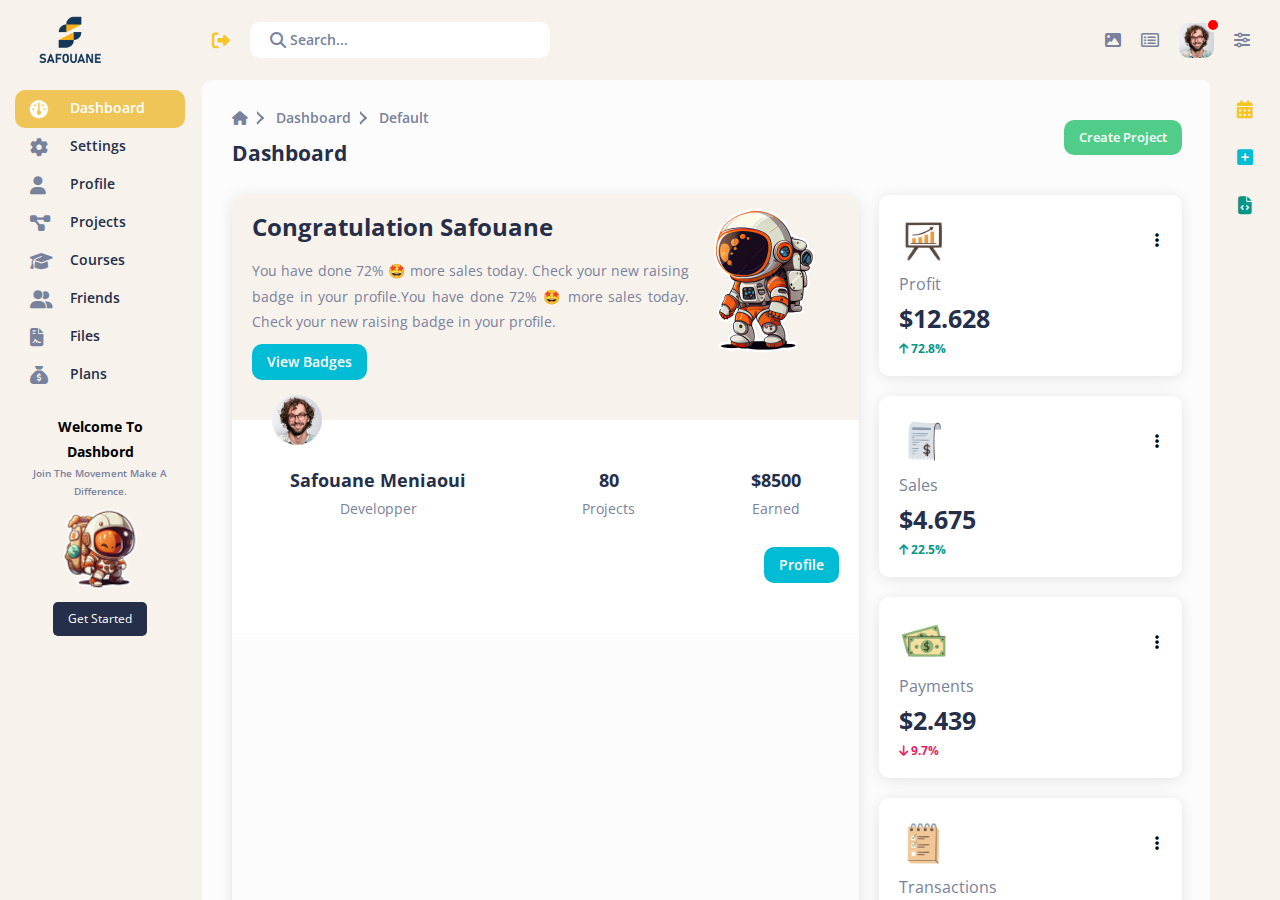
<file: index.html>
<!DOCTYPE html>
<html lang="en">
  <head>
    <meta charset="UTF-8" />
    <meta name="viewport" content="width=device-width, initial-scale=1.0" />
    <link rel="icon" type="image/png" href="images/head.png" />
    <link rel="stylesheet" href="css/all.min.css" />
    <link rel="stylesheet" href="css/normalise.css" />
    <link rel="stylesheet" href="css/framework.css" />
    <link rel="stylesheet" href="css/dashbord.css" />
    <link rel="stylesheet" href="css/main.css" />
    <link rel="preconnect" href="https://fonts.googleapis.com" />
    <link rel="preconnect" href="https://fonts.gstatic.com" crossorigin />
    <link
      href="https://fonts.googleapis.com/css2?family=Open+Sans:wght@300;400;500;600;700;800&display=swap"
      rel="stylesheet"
    />
    <title>Dashboard</title>
  </head>
  <body>
    <div class="top-bar">
      <div class="logo">
        <i class="fa-solid fa-bars menu-icon"></i>
        <img src="images/logo.png" alt="" />
        <i class="fa-solid fa-right-from-bracket show-slider"></i>
      </div>
      <div class="search">
        <input type="text" class="search-input" placeholder="search..." />
        <i class="fa-solid fa-magnifying-glass"></i>
      </div>
      <div class="shorts">
        <i class="fa-solid fa-magnifying-glass search-icon"></i>
        <i class="fa-solid fa-image"></i>
        <i class="fa-regular fa-rectangle-list"></i>
        <img src="images/profile.jpg" alt="" />
        <i class="fa-solid fa-sliders"></i>
        <i class="fa-solid fa-border-none show-options-bar"></i>
      </div>
    </div>
    <div class="container">
      <div class="slider">
        <div class="slider-menu">
          <div class="dashboard active" data-set="dashboard">
            <a href="index.html"
              ><i class="fa-solid fa-gauge"></i><span>dashboard</span></a
            >
          </div>
          <div class="settings" data-set="settings">
            <a href="settings.html"
              ><i class="fa-solid fa-gear"></i><span>settings</span></a
            >
          </div>
          <div class="profile" data-set="profile">
            <a href="profile.html"
              ><i class="fa-solid fa-user"></i><span>profile</span></a
            >
          </div>
          <div class="projects" data-set="projects">
            <a href="projects.html"
              ><i class="fa-solid fa-diagram-project"></i
              ><span>projects</span></a
            >
          </div>
          <div class="courses" data-set="courses">
            <a href="courses.html"
              ><i class="fa-solid fa-graduation-cap"></i><span>courses</span></a
            >
          </div>
          <div class="friends" data-set="friends">
            <a href="friends.html"
              ><i class="fa-solid fa-user-group"></i><span>friends</span></a
            >
          </div>
          <div class="files" data-set="files">
            <a href="files.html"
              ><i class="fa-solid fa-file-contract"></i><span>files</span></a
            >
          </div>
          <div class="plans" data-set="plans">
            <a href="plans.html"
              ><i class="fa-solid fa-sack-dollar"></i><span>plans</span></a
            >
          </div>
        </div>
        <div class="slider-welcome">
          <h3>welcome to dashbord</h3>
          <p>Join the movement make a difference.</p>
          <img src="images/astro.png" alt="" />
          <a href="#">get started</a>
        </div>
      </div>
      <div class="overlay"></div>
      <div class="content">
        <div class="top-title">
          <div class="left-title">
            <i class="fa-solid fa-house"></i>
            <span></span>
            <span>dashboard</span>
            <span></span>
            <span>default</span>
            <h2>dashboard</h2>
          </div>
          <div>
            <a href="#">create project</a>
          </div>
        </div>
        <div class="top-boxes">
          <div class="welcome">
            <div class="w-top-box">
              <div class="welcome-description">
                <h2>congratulation safouane</h2>
                <p>
                  You have done 72% 🤩 more sales today. Check your new raising
                  badge in your profile.You have done 72% 🤩 more sales today.
                  Check your new raising badge in your profile.
                </p>
                <a href="#">view badges</a>
              </div>
              <div class="image">
                <img src="images/welcome.png" alt="" />
              </div>
            </div>
            <div class="w-bottom-box">
              <div class="w-statistics">
                <div class="box">
                  <h3>safouane meniaoui</h3>
                  <p>developper</p>
                </div>
                <div class="box">
                  <h3>80</h3>
                  <p>Projects</p>
                </div>
                <div class="box">
                  <h3>$8500</h3>
                  <p>Earned</p>
                </div>
              </div>
              <a href="#">profile</a>
              <img src="images/profile.jpg" alt="" />
            </div>
          </div>
          <div class="g-statistics">
            <div class="box profit">
              <div class="icons">
                <img src="images/profit.png" alt="" />
                <i class="fa-solid fa-ellipsis-vertical"></i>
              </div>
              <p>profit</p>
              <p>$12.628</p>
              <p><i class="fa-solid fa-arrow-up"></i> 72.8%</p>
            </div>
            <div class="box sales">
              <div class="icons">
                <img src="images/bill.png" alt="" />
                <i class="fa-solid fa-ellipsis-vertical"></i>
              </div>
              <p>sales</p>
              <p>$4.675</p>
              <p><i class="fa-solid fa-arrow-up"></i> 22.5%</p>
            </div>
            <div class="box payments">
              <div class="icons">
                <img src="images/money.png" alt="" />
                <i class="fa-solid fa-ellipsis-vertical"></i>
              </div>
              <p>payments</p>
              <p>$2.439</p>
              <p><i class="fa-solid fa-arrow-down"></i> 9.7%</p>
            </div>
            <div class="box transactions">
              <div class="icons">
                <img src="images/transactions.png" alt="" />
                <i class="fa-solid fa-ellipsis-vertical"></i>
              </div>
              <p>transactions</p>
              <p>$14.748</p>
              <p><i class="fa-solid fa-arrow-up"></i> 31.4%</p>
            </div>
          </div>
        </div>
        <div class="middle-boxes">
          <div class="invoice-manager">
            <p>Have you tried new <span>Invoice Manager ?</span></p>
            <img src="images/invoice_manager.svg" alt="" />
            <div class="links">
              <a href="#">try now</a>
              <a href="#">learn more</a>
            </div>
          </div>
          <div class="top-selling-categories">
            <div class="tsc-title">
              <div>
                <h3>top selling categories</h3>
                <p>8k social visitors</p>
              </div>
              <i class="fa-solid fa-ellipsis"></i>
            </div>
            <div class="category">
              <span>phones</span>
              <span class="phones"></span>
            </div>
            <div class="category">
              <span>laptops</span>
              <span class="laptops"></span>
            </div>
            <div class="category">
              <span>headsets</span>
              <span class="headsets"></span>
            </div>
            <div class="category">
              <span>games</span>
              <span class="games"></span>
            </div>
            <div class="category">
              <span>keyboardsy</span>
              <span class="keyboardsy"></span>
            </div>
            <div class="category">
              <span>monitors</span>
              <span class="monitors"></span>
            </div>
            <div class="category">
              <span>speakers</span>
              <span class="speakers"></span>
            </div>
          </div>
          <div class="top-selling-products">
            <div class="tsc-title">
              <div>
                <h3>top selling products</h3>
                <p>8k social visitors</p>
              </div>
              <a href="#">view all</a>
            </div>
            <table>
              <thead>
                <tr>
                  <th>item</th>
                  <th>total price</th>
                </tr>
              </thead>
              <tbody>
                <tr>
                  <td>
                    <img src="images/t-shirt1.png" alt="" />
                    <div>
                      <p>elephant 1802</p>
                      <p>item: #XDG-2347</p>
                    </div>
                  </td>
                  <td>$72.00</td>
                </tr>
                <tr>
                  <td>
                    <img src="images/t-shirt2.png" alt="" />
                    <div>
                      <p>laga</p>
                      <p>item: #XDG-1547</p>
                    </div>
                  </td>
                  <td>$45.00</td>
                </tr>
                <tr>
                  <td>
                    <img src="images/t-shirt3.png" alt="" />
                    <div>
                      <p>riseUP</p>
                      <p>item: #XDG-5841</p>
                    </div>
                  </td>
                  <td>$168.00</td>
                </tr>
                <tr>
                  <td>
                    <img src="images/t-shirt4.png" alt="" />
                    <div>
                      <p>stone</p>
                      <p>item: #XDG-0214</p>
                    </div>
                  </td>
                  <td>$65.00</td>
                </tr>
              </tbody>
            </table>
          </div>
        </div>
        <div class="bottom-boxes">
          <div class="boxes">
            <div class="box order">
              <div class="one">
                <p>$12.628</p>
                <span><i class="fa-solid fa-arrow-up"></i> 12.8%</span>
                <p>orders This month</p>
              </div>
              <div class="two">
                <div>
                  <p>1.048 to goal</p>
                  <span>62%</span>
                </div>
                <div><span></span></div>
              </div>
            </div>
            <div class="box new-customer">
              <div class="one">
                <p>6.3k</p>
                <p>new customers this month</p>
              </div>
              <div class="two">
                <p>today's heroes</p>
                <div class="profiles-im">
                  <a href="#"><img src="images/profile.jpg" alt="" /></a>
                  <a href="#"><img src="images/pr1.png" alt="" /></a>
                  <a href="#"><img src="images/pr2.png" alt="" /></a>
                  <a href="#"><img src="images/pr3.png" alt="" /></a>
                  <a href="#"><img src="images/pr4.png" alt="" /></a>
                  <a href="#"><img src="images/pr5.png" alt="" /></a>
                  <span>+42</span>
                </div>
              </div>
            </div>
          </div>
          <div class="last-projects">
            <div>
              <h3>last project progress</h3>
              <ul>
                <li>got the project</li>
                <li>started the project</li>
                <li>The Project About To Finish</li>
                <li>test the project</li>
                <li>Finish The Project & Get Money</li>
              </ul>
            </div>
            <img src="images/astro2.png" alt="" />
          </div>
        </div>
        <div class="footer">
          <p>2023 &copy; safouane</p>
          <ul>
            <li><a href="#">help</a></li>
            <li><a href="#">about</a></li>
            <li><a href="#">purchase</a></li>
          </ul>
        </div>
      </div>
      <div class="options-bar">
        <a href="#"><i class="fa-solid fa-calendar-days"></i></a>
        <a href="#"><i class="fa-solid fa-square-plus"></i></a>
        <a href="#"><i class="fa-solid fa-file-code"></i></a>
      </div>
    </div>
    <script src="script.js"></script>
  </body>
</html>
</file>
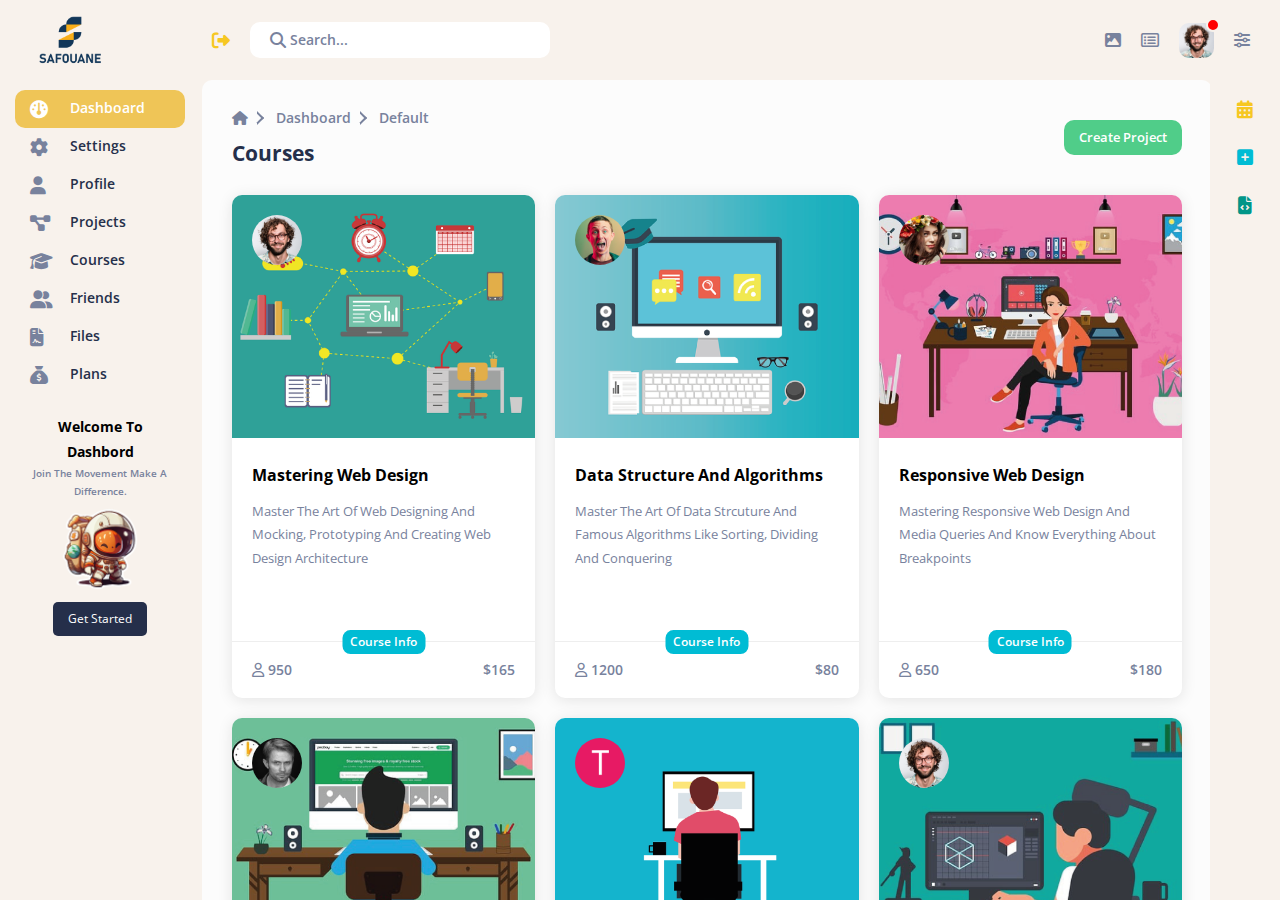
<file: courses.html>
<!DOCTYPE html>
<html lang="en">
  <head>
    <meta charset="UTF-8" />
    <meta name="viewport" content="width=device-width, initial-scale=1.0" />
    <link rel="icon" type="image/png" href="images/head.png" />
    <link rel="stylesheet" href="css/all.min.css" />
    <link rel="stylesheet" href="css/normalise.css" />
    <link rel="stylesheet" href="css/framework.css" />
    <link rel="stylesheet" href="css/main.css" />
    <link rel="stylesheet" href="css/courses.css" />
    <link rel="preconnect" href="https://fonts.googleapis.com" />
    <link rel="preconnect" href="https://fonts.gstatic.com" crossorigin />
    <link
      href="https://fonts.googleapis.com/css2?family=Open+Sans:wght@300;400;500;600;700;800&display=swap"
      rel="stylesheet"
    />
    <title>Dashboard</title>
  </head>
  <body>
    <div class="top-bar">
      <div class="logo">
        <i class="fa-solid fa-bars menu-icon"></i>
        <img src="images/logo.png" alt="" />
        <i class="fa-solid fa-right-from-bracket show-slider"></i>
      </div>
      <div class="search">
        <input type="text" class="search-input" placeholder="search..." />
        <i class="fa-solid fa-magnifying-glass"></i>
      </div>
      <div class="shorts">
        <i class="fa-solid fa-magnifying-glass search-icon"></i>
        <i class="fa-solid fa-image"></i>
        <i class="fa-regular fa-rectangle-list"></i>
        <img src="images/profile.jpg" alt="" />
        <i class="fa-solid fa-sliders"></i>
        <i class="fa-solid fa-border-none show-options-bar"></i>
      </div>
    </div>
    <div class="container">
      <div class="slider">
        <div class="slider-menu">
          <div class="dashboard active" data-set="dashboard">
            <a href="index.html"
              ><i class="fa-solid fa-gauge"></i><span>dashboard</span></a
            >
          </div>
          <div class="settings" data-set="settings">
            <a href="settings.html"
              ><i class="fa-solid fa-gear"></i><span>settings</span></a
            >
          </div>
          <div class="profile" data-set="profile">
            <a href="profile.html"
              ><i class="fa-solid fa-user"></i><span>profile</span></a
            >
          </div>
          <div class="projects" data-set="projects">
            <a href="projects.html"
              ><i class="fa-solid fa-diagram-project"></i
              ><span>projects</span></a
            >
          </div>
          <div class="courses" data-set="courses">
            <a href="courses.html"
              ><i class="fa-solid fa-graduation-cap"></i><span>courses</span></a
            >
          </div>
          <div class="friends" data-set="friends">
            <a href="friends.html"
              ><i class="fa-solid fa-user-group"></i><span>friends</span></a
            >
          </div>
          <div class="files" data-set="files">
            <a href="files.html"
              ><i class="fa-solid fa-file-contract"></i><span>files</span></a
            >
          </div>
          <div class="plans" data-set="plans">
            <a href="plans.html"
              ><i class="fa-solid fa-sack-dollar"></i><span>plans</span></a
            >
          </div>
        </div>
        <div class="slider-welcome">
          <h3>welcome to dashbord</h3>
          <p>Join the movement make a difference.</p>
          <img src="images/astro.png" alt="" />
          <a href="#">get started</a>
        </div>
      </div>
      <div class="overlay"></div>
      <div class="content">
        <div class="top-title">
          <div class="left-title">
            <i class="fa-solid fa-house"></i>
            <span></span>
            <span>dashboard</span>
            <span></span>
            <span>default</span>
            <h2>courses</h2>
          </div>
          <div>
            <a href="#">create project</a>
          </div>
        </div>
        <!-- Start courses -->
        <div class="courses-content">
          <div class="box">
            <img src="images/profile.jpg" alt="" />
            <div>
              <img src="images/crs1.png" alt="" />
            </div>
            <div class="description">
              <h4 class="title-4">mastering web design</h4>
              <p class="p-4">
                Master The Art Of Web Designing And Mocking, Prototyping And
                Creating Web Design Architecture
              </p>
            </div>
            <div class="info flex-sb-c">
              <div>
                <i class="fa-regular fa-user"></i>
                <span>950</span>
              </div>
              <p>$165</p>
            </div>
          </div>
          <div class="box">
            <img src="images/profile3.jpg" alt="" />
            <div>
              <img src="images/crs2.png" alt="" />
            </div>
            <div class="description">
              <h4 class="title-4">Data Structure And Algorithms</h4>
              <p class="p-4">
                Master The Art Of Data Strcuture And Famous Algorithms Like
                Sorting, Dividing And Conquering
              </p>
            </div>
            <div class="info flex-sb-c">
              <div>
                <i class="fa-regular fa-user"></i>
                <span>1200</span>
              </div>
              <p>$80</p>
            </div>
          </div>
          <div class="box">
            <img src="images/pr2.png" alt="" />
            <div>
              <img src="images/crs3.png" alt="" />
            </div>
            <div class="description">
              <h4 class="title-4">Responsive Web Design</h4>
              <p class="p-4">
                Mastering Responsive Web Design And Media Queries And Know
                Everything About Breakpoints
              </p>
            </div>
            <div class="info flex-sb-c">
              <div>
                <i class="fa-regular fa-user"></i>
                <span>650</span>
              </div>
              <p>$180</p>
            </div>
          </div>
          <div class="box">
            <img src="images/pr4.png" alt="" />
            <div>
              <img src="images/crs4.png" alt="" />
            </div>
            <div class="description">
              <h4 class="title-4">Mastering Python</h4>
              <p class="p-4">
                Mastering Python To Prepare For Data Science And AI And
                Automating Things in Your Life
              </p>
            </div>
            <div class="info flex-sb-c">
              <div>
                <i class="fa-regular fa-user"></i>
                <span>1500</span>
              </div>
              <p>$250</p>
            </div>
          </div>
          <div class="box">
            <img src="images/pr1.png" alt="" />
            <div>
              <img src="images/crs5.png" alt="" />
            </div>
            <div class="description">
              <h4 class="title-4">PHP Examples</h4>
              <p class="p-4">
                PHP Tutorials And Examples And Practice On Web Application And
                Connecting With Databases
              </p>
            </div>
            <div class="info flex-sb-c">
              <div>
                <i class="fa-regular fa-user"></i>
                <span>910</span>
              </div>
              <p>$195</p>
            </div>
          </div>
          <div class="box">
            <img src="images/profile.jpg" alt="" />
            <div>
              <img src="images/crs6.png" alt="" />
            </div>
            <div class="description">
              <h4 class="title-4">mastering web design</h4>
              <p class="p-4">
                Master The Art Of Web Designing And Mocking, Prototyping And
                Creating Web Design Architecture
              </p>
            </div>
            <div class="info flex-sb-c">
              <div>
                <i class="fa-regular fa-user"></i>
                <span>950</span>
              </div>
              <p>$165</p>
            </div>
          </div>
          <div class="box">
            <img src="images/profile2.jpg" alt="" />
            <div>
              <img src="images/crs7.png" alt="" />
            </div>
            <div class="description">
              <h4 class="title-4">Data Structure And Algorithms</h4>
              <p class="p-4">
                Master The Art Of Data Strcuture And Famous Algorithms Like
                Sorting, Dividing And Conquering
              </p>
            </div>
            <div class="info flex-sb-c">
              <div>
                <i class="fa-regular fa-user"></i>
                <span>1200</span>
              </div>
              <p>$80</p>
            </div>
          </div>
          <div class="box">
            <img src="images/pr2.png" alt="" />
            <div>
              <img src="images/crs8.png" alt="" />
            </div>
            <div class="description">
              <h4 class="title-4">Responsive Web Design</h4>
              <p class="p-4">
                Mastering Responsive Web Design And Media Queries And Know
                Everything About Breakpoints
              </p>
            </div>
            <div class="info flex-sb-c">
              <div>
                <i class="fa-regular fa-user"></i>
                <span>650</span>
              </div>
              <p>$180</p>
            </div>
          </div>
          <div class="box">
            <img src="images/profile3.jpg" alt="" />
            <div>
              <img src="images/crs9.png" alt="" />
            </div>
            <div class="description">
              <h4 class="title-4">Mastering Python</h4>
              <p class="p-4">
                Mastering Python To Prepare For Data Science And AI And
                Automating Things in Your Life
              </p>
            </div>
            <div class="info flex-sb-c">
              <div>
                <i class="fa-regular fa-user"></i>
                <span>1500</span>
              </div>
              <p>$250</p>
            </div>
          </div>
          <div class="box">
            <img src="images/profile1.jpg" alt="" />
            <div>
              <img src="images/crs10.png" alt="" />
            </div>
            <div class="description">
              <h4 class="title-4">mastering web design</h4>
              <p class="p-4">
                Master The Art Of Web Designing And Mocking, Prototyping And
                Creating Web Design Architecture
              </p>
            </div>
            <div class="info flex-sb-c">
              <div>
                <i class="fa-regular fa-user"></i>
                <span>950</span>
              </div>
              <p>$165</p>
            </div>
          </div>
        </div>
        <!-- End courses -->
        <div class="footer">
          <p>2023 &copy; safouane</p>
          <ul>
            <li><a href="#">help</a></li>
            <li><a href="#">about</a></li>
            <li><a href="#">purchase</a></li>
          </ul>
        </div>
      </div>
      <div class="options-bar">
        <a href="#"><i class="fa-solid fa-calendar-days"></i></a>
        <a href="#"><i class="fa-solid fa-square-plus"></i></a>
        <a href="#"><i class="fa-solid fa-file-code"></i></a>
      </div>
    </div>
    <script src="script.js"></script>
  </body>
</html>
</file>
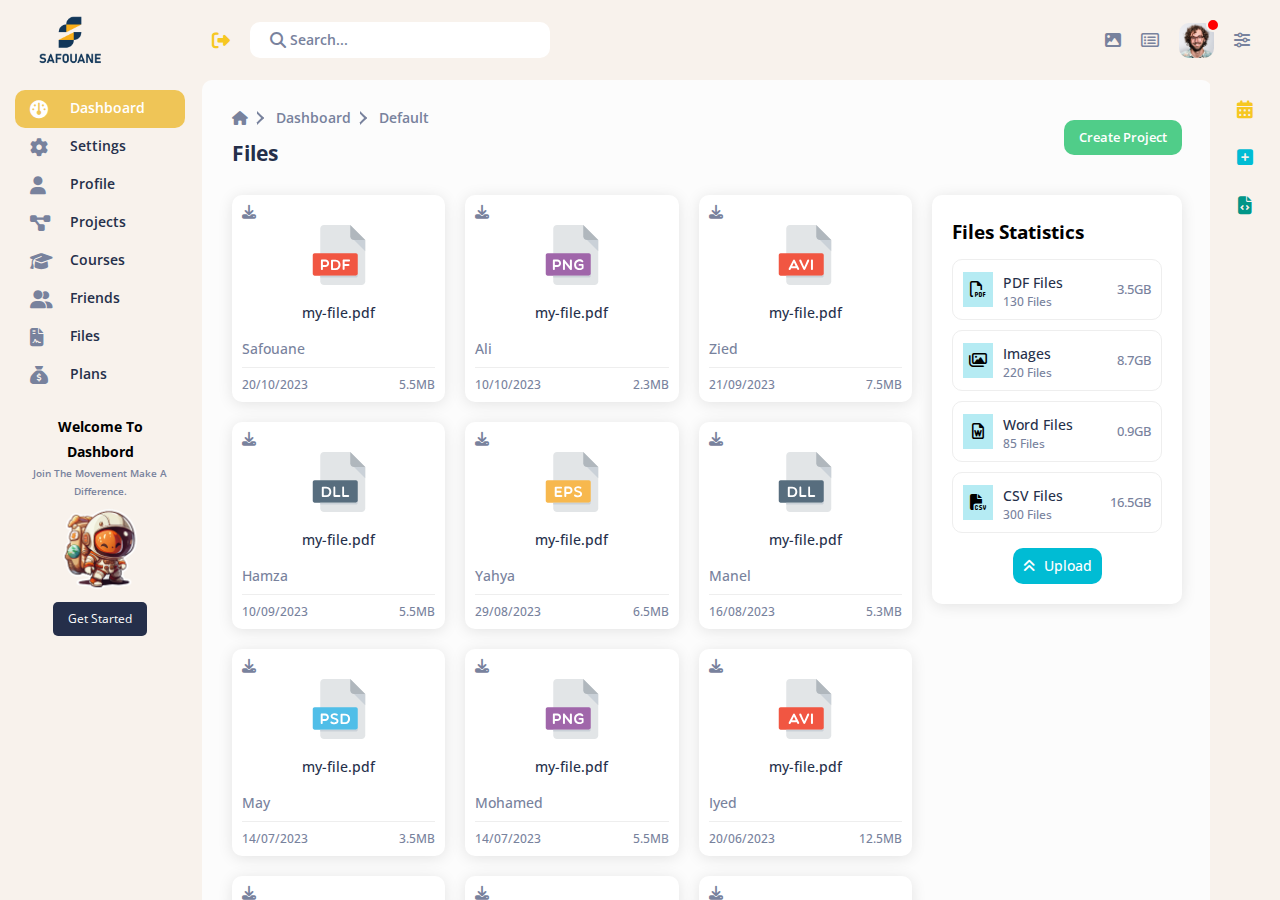
<file: files.html>
<!DOCTYPE html>
<html lang="en">
  <head>
    <meta charset="UTF-8" />
    <meta name="viewport" content="width=device-width, initial-scale=1.0" />
    <link rel="icon" type="image/png" href="images/head.png" />
    <link rel="stylesheet" href="css/all.min.css" />
    <link rel="stylesheet" href="css/normalise.css" />
    <link rel="stylesheet" href="css/framework.css" />
    <link rel="stylesheet" href="css/main.css" />
    <link rel="stylesheet" href="css/files.css" />
    <link rel="preconnect" href="https://fonts.googleapis.com" />
    <link rel="preconnect" href="https://fonts.gstatic.com" crossorigin />
    <link
      href="https://fonts.googleapis.com/css2?family=Open+Sans:wght@300;400;500;600;700;800&display=swap"
      rel="stylesheet"
    />
    <title>Dashboard</title>
  </head>
  <body>
    <div class="top-bar">
      <div class="logo">
        <i class="fa-solid fa-bars menu-icon"></i>
        <img src="images/logo.png" alt="" />
        <i class="fa-solid fa-right-from-bracket show-slider"></i>
      </div>
      <div class="search">
        <input type="text" class="search-input" placeholder="search..." />
        <i class="fa-solid fa-magnifying-glass"></i>
      </div>
      <div class="shorts">
        <i class="fa-solid fa-magnifying-glass search-icon"></i>
        <i class="fa-solid fa-image"></i>
        <i class="fa-regular fa-rectangle-list"></i>
        <img src="images/profile.jpg" alt="" />
        <i class="fa-solid fa-sliders"></i>
        <i class="fa-solid fa-border-none show-options-bar"></i>
      </div>
    </div>
    <div class="container">
      <div class="slider">
        <div class="slider-menu">
          <div class="dashboard active" data-set="dashboard">
            <a href="index.html"
              ><i class="fa-solid fa-gauge"></i><span>dashboard</span></a
            >
          </div>
          <div class="settings" data-set="settings">
            <a href="settings.html"
              ><i class="fa-solid fa-gear"></i><span>settings</span></a
            >
          </div>
          <div class="profile" data-set="profile">
            <a href="profile.html"
              ><i class="fa-solid fa-user"></i><span>profile</span></a
            >
          </div>
          <div class="projects" data-set="projects">
            <a href="projects.html"
              ><i class="fa-solid fa-diagram-project"></i
              ><span>projects</span></a
            >
          </div>
          <div class="courses" data-set="courses">
            <a href="courses.html"
              ><i class="fa-solid fa-graduation-cap"></i><span>courses</span></a
            >
          </div>
          <div class="friends" data-set="friends">
            <a href="friends.html"
              ><i class="fa-solid fa-user-group"></i><span>friends</span></a
            >
          </div>
          <div class="files" data-set="files">
            <a href="files.html"
              ><i class="fa-solid fa-file-contract"></i><span>files</span></a
            >
          </div>
          <div class="plans" data-set="plans">
            <a href="plans.html"
              ><i class="fa-solid fa-sack-dollar"></i><span>plans</span></a
            >
          </div>
        </div>
        <div class="slider-welcome">
          <h3>welcome to dashbord</h3>
          <p>Join the movement make a difference.</p>
          <img src="images/astro.png" alt="" />
          <a href="#">get started</a>
        </div>
      </div>
      <div class="overlay"></div>
      <div class="content">
        <div class="top-title">
          <div class="left-title">
            <i class="fa-solid fa-house"></i>
            <span></span>
            <span>dashboard</span>
            <span></span>
            <span>default</span>
            <h2>files</h2>
          </div>
          <div>
            <a href="#">create project</a>
          </div>
        </div>
        <!-- Start files -->
        <div class="files-content">
          <div class="all-files">
            <div class="box">
              <i class="fa-solid fa-download"></i>
              <img src="images/pdf.svg" alt="" />
              <p>my-file.pdf</p>
              <p>safouane</p>
              <div class="flex-sb-c">
                <span>20/10/2023</span>
                <span>5.5mb</span>
              </div>
            </div>
            <div class="box">
              <i class="fa-solid fa-download"></i>
              <img src="images/png.svg" alt="" />
              <p>my-file.pdf</p>
              <p>ali</p>
              <div class="flex-sb-c">
                <span>10/10/2023</span>
                <span>2.3mb</span>
              </div>
            </div>
            <div class="box">
              <i class="fa-solid fa-download"></i>
              <img src="images/avi.svg" alt="" />
              <p>my-file.pdf</p>
              <p>zied</p>
              <div class="flex-sb-c">
                <span>21/09/2023</span>
                <span>7.5mb</span>
              </div>
            </div>
            <div class="box">
              <i class="fa-solid fa-download"></i>
              <img src="images/dll.svg" alt="" />
              <p>my-file.pdf</p>
              <p>hamza</p>
              <div class="flex-sb-c">
                <span>10/09/2023</span>
                <span>5.5mb</span>
              </div>
            </div>
            <div class="box">
              <i class="fa-solid fa-download"></i>
              <img src="images/eps.svg" alt="" />
              <p>my-file.pdf</p>
              <p>yahya</p>
              <div class="flex-sb-c">
                <span>29/08/2023</span>
                <span>6.5mb</span>
              </div>
            </div>
            <div class="box">
              <i class="fa-solid fa-download"></i>
              <img src="images/dll.svg" alt="" />
              <p>my-file.pdf</p>
              <p>manel</p>
              <div class="flex-sb-c">
                <span>16/08/2023</span>
                <span>5.3mb</span>
              </div>
            </div>
            <div class="box">
              <i class="fa-solid fa-download"></i>
              <img src="images/psd.svg" alt="" />
              <p>my-file.pdf</p>
              <p>may</p>
              <div class="flex-sb-c">
                <span>14/07/2023</span>
                <span>3.5mb</span>
              </div>
            </div>
            <div class="box">
              <i class="fa-solid fa-download"></i>
              <img src="images/png.svg" alt="" />
              <p>my-file.pdf</p>
              <p>mohamed</p>
              <div class="flex-sb-c">
                <span>14/07/2023</span>
                <span>5.5mb</span>
              </div>
            </div>
            <!-- ----- -->
            <div class="box">
              <i class="fa-solid fa-download"></i>
              <img src="images/avi.svg" alt="" />
              <p>my-file.pdf</p>
              <p>iyed</p>
              <div class="flex-sb-c">
                <span>20/06/2023</span>
                <span>12.5mb</span>
              </div>
            </div>
            <div class="box">
              <i class="fa-solid fa-download"></i>
              <img src="images/png.svg" alt="" />
              <p>my-file.pdf</p>
              <p>safouane</p>
              <div class="flex-sb-c">
                <span>18/06/2023</span>
                <span>5.5mb</span>
              </div>
            </div>
            <div class="box">
              <i class="fa-solid fa-download"></i>
              <img src="images/pdf.svg" alt="" />
              <p>my-file.pdf</p>
              <p>adel</p>
              <div class="flex-sb-c">
                <span>11/06/2023</span>
                <span>1.2mb</span>
              </div>
            </div>
            <div class="box">
              <i class="fa-solid fa-download"></i>
              <img src="images/pdf.svg" alt="" />
              <p>my-file.pdf</p>
              <p>zizo</p>
              <div class="flex-sb-c">
                <span>13/05/2023</span>
                <span>3.5mb</span>
              </div>
            </div>
            <div class="box">
              <i class="fa-solid fa-download"></i>
              <img src="images/dll.svg" alt="" />
              <p>my-file.pdf</p>
              <p>fadoua</p>
              <div class="flex-sb-c">
                <span>20/04/2023</span>
                <span>6.5mb</span>
              </div>
            </div>
            <div class="box">
              <i class="fa-solid fa-download"></i>
              <img src="images/eps.svg" alt="" />
              <p>my-file.pdf</p>
              <p>badia</p>
              <div class="flex-sb-c">
                <span>22/03/2023</span>
                <span>5.5mb</span>
              </div>
            </div>
            <div class="box">
              <i class="fa-solid fa-download"></i>
              <img src="images/dll.svg" alt="" />
              <p>my-file.pdf</p>
              <p>khouloud</p>
              <div class="flex-sb-c">
                <span>17/03/2023</span>
                <span>5.2mb</span>
              </div>
            </div>
            <div class="box">
              <i class="fa-solid fa-download"></i>
              <img src="images/pdf.svg" alt="" />
              <p>my-file.pdf</p>
              <p>omar</p>
              <div class="flex-sb-c">
                <span>09/03/2023</span>
                <span>8.3mb</span>
              </div>
            </div>
            <div class="box">
              <i class="fa-solid fa-download"></i>
              <img src="images/pdf.svg" alt="" />
              <p>my-file.pdf</p>
              <p>safouane</p>
              <div class="flex-sb-c">
                <span>20/02/2023</span>
                <span>5.5mb</span>
              </div>
            </div>
            <div class="box">
              <i class="fa-solid fa-download"></i>
              <img src="images/png.svg" alt="" />
              <p>my-file.pdf</p>
              <p>eya</p>
              <div class="flex-sb-c">
                <span>20/02/2023</span>
                <span>6.5mb</span>
              </div>
            </div>
            <div class="box">
              <i class="fa-solid fa-download"></i>
              <img src="images/psd.svg" alt="" />
              <p>my-file.pdf</p>
              <p>rahma</p>
              <div class="flex-sb-c">
                <span>16/02/2023</span>
                <span>2.7mb</span>
              </div>
            </div>
            <div class="box">
              <i class="fa-solid fa-download"></i>
              <img src="images/png.svg" alt="" />
              <p>my-file.pdf</p>
              <p>najah</p>
              <div class="flex-sb-c">
                <span>14/01/2023</span>
                <span>4.5mb</span>
              </div>
            </div>
            <div class="box">
              <i class="fa-solid fa-download"></i>
              <img src="images/avi.svg" alt="" />
              <p>my-file.pdf</p>
              <p>hsan</p>
              <div class="flex-sb-c">
                <span>20/12/2022</span>
                <span>3.5mb</span>
              </div>
            </div>
            <div class="box">
              <i class="fa-solid fa-download"></i>
              <img src="images/dll.svg" alt="" />
              <p>my-file.pdf</p>
              <p>maher</p>
              <div class="flex-sb-c">
                <span>16/11/2022</span>
                <span>4.5mb</span>
              </div>
            </div>
            <div class="box">
              <i class="fa-solid fa-download"></i>
              <img src="images/eps.svg" alt="" />
              <p>my-file.pdf</p>
              <p>may</p>
              <div class="flex-sb-c">
                <span>17/09/2022</span>
                <span>13.2mb</span>
              </div>
            </div>
            <div class="box">
              <i class="fa-solid fa-download"></i>
              <img src="images/dll.svg" alt="" />
              <p>my-file.pdf</p>
              <p>safouane</p>
              <div class="flex-sb-c">
                <span>12/09/2022</span>
                <span>5.5mb</span>
              </div>
            </div>
            <div class="box">
              <i class="fa-solid fa-download"></i>
              <img src="images/psd.svg" alt="" />
              <p>my-file.pdf</p>
              <p>omar</p>
              <div class="flex-sb-c">
                <span>03/09/2022</span>
                <span>1.5mb</span>
              </div>
            </div>
          </div>
          <div class="files-statistics">
            <h3>files statistics</h3>
            <div class="box flex-sb-c">
              <i class="fa-regular fa-file-pdf"></i>
              <div>
                <p>PDF Files</p>
                <p>130 Files</p>
              </div>
              <p>3.5gb</p>
            </div>
            <div class="box flex-sb-c">
              <i class="fa-regular fa-images"></i>
              <div>
                <p>Images</p>
                <p>220 Files</p>
              </div>
              <p>8.7gb</p>
            </div>
            <div class="box flex-sb-c">
              <i class="fa-regular fa-file-word"></i>
              <div>
                <p>Word Files</p>
                <p>85 Files</p>
              </div>
              <p>0.9gb</p>
            </div>
            <div class="box flex-sb-c">
              <i class="fa-solid fa-file-csv"></i>
              <div>
                <p>CSV Files</p>
                <p>300 Files</p>
              </div>
              <p>16.5gb</p>
            </div>
            <a href="#"><i class="fa-solid fa-angles-up"></i> upload</a>
          </div>
        </div>
        <!-- End files -->
        <div class="footer">
          <p>2023 &copy; safouane</p>
          <ul>
            <li><a href="#">help</a></li>
            <li><a href="#">about</a></li>
            <li><a href="#">purchase</a></li>
          </ul>
        </div>
      </div>
      <div class="options-bar">
        <a href="#"><i class="fa-solid fa-calendar-days"></i></a>
        <a href="#"><i class="fa-solid fa-square-plus"></i></a>
        <a href="#"><i class="fa-solid fa-file-code"></i></a>
      </div>
    </div>
    <script src="script.js"></script>
  </body>
</html>
</file>
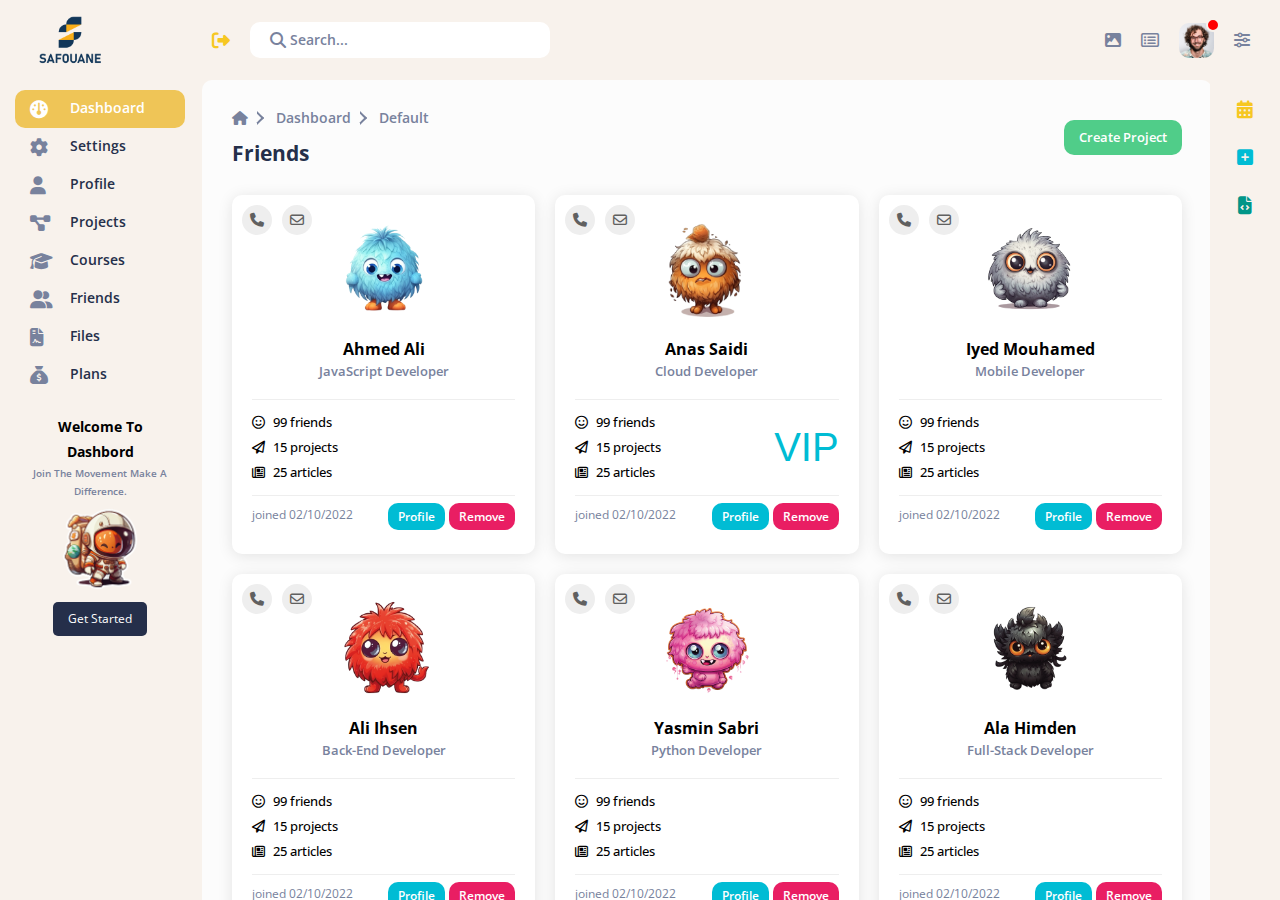
<file: friends.html>
<!DOCTYPE html>
<html lang="en">
  <head>
    <meta charset="UTF-8" />
    <meta name="viewport" content="width=device-width, initial-scale=1.0" />
    <link rel="icon" type="image/png" href="images/head.png" />
    <link rel="stylesheet" href="css/all.min.css" />
    <link rel="stylesheet" href="css/normalise.css" />
    <link rel="stylesheet" href="css/framework.css" />
    <link rel="stylesheet" href="css/main.css" />
    <link rel="stylesheet" href="css/friends.css" />
    <link rel="preconnect" href="https://fonts.googleapis.com" />
    <link rel="preconnect" href="https://fonts.gstatic.com" crossorigin />
    <link
      href="https://fonts.googleapis.com/css2?family=Open+Sans:wght@300;400;500;600;700;800&display=swap"
      rel="stylesheet"
    />
    <title>Dashboard</title>
  </head>
  <body>
    <div class="top-bar">
      <div class="logo">
        <i class="fa-solid fa-bars menu-icon"></i>
        <img src="images/logo.png" alt="" />
        <i class="fa-solid fa-right-from-bracket show-slider"></i>
      </div>
      <div class="search">
        <input type="text" class="search-input" placeholder="search..." />
        <i class="fa-solid fa-magnifying-glass"></i>
      </div>
      <div class="shorts">
        <i class="fa-solid fa-magnifying-glass search-icon"></i>
        <i class="fa-solid fa-image"></i>
        <i class="fa-regular fa-rectangle-list"></i>
        <img src="images/profile.jpg" alt="" />
        <i class="fa-solid fa-sliders"></i>
        <i class="fa-solid fa-border-none show-options-bar"></i>
      </div>
    </div>
    <div class="container">
      <div class="slider">
        <div class="slider-menu">
          <div class="dashboard active" data-set="dashboard">
            <a href="index.html"
              ><i class="fa-solid fa-gauge"></i><span>dashboard</span></a
            >
          </div>
          <div class="settings" data-set="settings">
            <a href="settings.html"
              ><i class="fa-solid fa-gear"></i><span>settings</span></a
            >
          </div>
          <div class="profile" data-set="profile">
            <a href="profile.html"
              ><i class="fa-solid fa-user"></i><span>profile</span></a
            >
          </div>
          <div class="projects" data-set="projects">
            <a href="projects.html"
              ><i class="fa-solid fa-diagram-project"></i
              ><span>projects</span></a
            >
          </div>
          <div class="courses" data-set="courses">
            <a href="courses.html"
              ><i class="fa-solid fa-graduation-cap"></i><span>courses</span></a
            >
          </div>
          <div class="friends" data-set="friends">
            <a href="friends.html"
              ><i class="fa-solid fa-user-group"></i><span>friends</span></a
            >
          </div>
          <div class="files" data-set="files">
            <a href="files.html"
              ><i class="fa-solid fa-file-contract"></i><span>files</span></a
            >
          </div>
          <div class="plans" data-set="plans">
            <a href="plans.html"
              ><i class="fa-solid fa-sack-dollar"></i><span>plans</span></a
            >
          </div>
        </div>
        <div class="slider-welcome">
          <h3>welcome to dashbord</h3>
          <p>Join the movement make a difference.</p>
          <img src="images/astro.png" alt="" />
          <a href="#">get started</a>
        </div>
      </div>
      <div class="overlay"></div>
      <div class="content">
        <div class="top-title">
          <div class="left-title">
            <i class="fa-solid fa-house"></i>
            <span></span>
            <span>dashboard</span>
            <span></span>
            <span>default</span>
            <h2>friends</h2>
          </div>
          <div>
            <a href="#">create project</a>
          </div>
        </div>
        <!-- Start friends -->
        <div class="friendes-content">
          <div class="box">
            <div class="contact">
              <i class="fa-solid fa-phone"></i>
              <i class="fa-regular fa-envelope"></i>
            </div>
            <img src="images/f1.png" alt="" />
            <h4 class="title-4">ahmed ali</h4>
            <p class="p-4">javaScript developer</p>
            <div class="info">
              <div>
                <i class="fa-regular fa-face-smile"></i>
                <span>99 friends</span>
              </div>
              <div>
                <i class="fa-regular fa-paper-plane"></i>
                <span>15 projects</span>
              </div>
              <div>
                <i class="fa-regular fa-newspaper"></i>
                <span>25 articles</span>
              </div>
            </div>
            <div class="links flex-sb-c">
              <p>joined 02/10/2022</p>
              <div>
                <a href="#">profile</a>
                <a href="#">remove</a>
              </div>
            </div>
          </div>
          <div class="box vip">
            <div class="contact">
              <i class="fa-solid fa-phone"></i>
              <i class="fa-regular fa-envelope"></i>
            </div>
            <img src="images/f2.png" alt="" />
            <h4 class="title-4">anas saidi</h4>
            <p class="p-4">cloud developer</p>
            <div class="info">
              <div>
                <i class="fa-regular fa-face-smile"></i>
                <span>99 friends</span>
              </div>
              <div>
                <i class="fa-regular fa-paper-plane"></i>
                <span>15 projects</span>
              </div>
              <div>
                <i class="fa-regular fa-newspaper"></i>
                <span>25 articles</span>
              </div>
            </div>
            <div class="links flex-sb-c">
              <p>joined 02/10/2022</p>
              <div>
                <a href="#">profile</a>
                <a href="#">remove</a>
              </div>
            </div>
          </div>
          <div class="box">
            <div class="contact">
              <i class="fa-solid fa-phone"></i>
              <i class="fa-regular fa-envelope"></i>
            </div>
            <img src="images/f3.png" alt="" />
            <h4 class="title-4">iyed mouhamed</h4>
            <p class="p-4">mobile developer</p>
            <div class="info">
              <div>
                <i class="fa-regular fa-face-smile"></i>
                <span>99 friends</span>
              </div>
              <div>
                <i class="fa-regular fa-paper-plane"></i>
                <span>15 projects</span>
              </div>
              <div>
                <i class="fa-regular fa-newspaper"></i>
                <span>25 articles</span>
              </div>
            </div>
            <div class="links flex-sb-c">
              <p>joined 02/10/2022</p>
              <div>
                <a href="#">profile</a>
                <a href="#">remove</a>
              </div>
            </div>
          </div>
          <div class="box">
            <div class="contact">
              <i class="fa-solid fa-phone"></i>
              <i class="fa-regular fa-envelope"></i>
            </div>
            <img src="images/f4.png" alt="" />
            <h4 class="title-4">ali ihsen</h4>
            <p class="p-4">back-end developer</p>
            <div class="info">
              <div>
                <i class="fa-regular fa-face-smile"></i>
                <span>99 friends</span>
              </div>
              <div>
                <i class="fa-regular fa-paper-plane"></i>
                <span>15 projects</span>
              </div>
              <div>
                <i class="fa-regular fa-newspaper"></i>
                <span>25 articles</span>
              </div>
            </div>
            <div class="links flex-sb-c">
              <p>joined 02/10/2022</p>
              <div>
                <a href="#">profile</a>
                <a href="#">remove</a>
              </div>
            </div>
          </div>
          <div class="box">
            <div class="contact">
              <i class="fa-solid fa-phone"></i>
              <i class="fa-regular fa-envelope"></i>
            </div>
            <img src="images/f5.png" alt="" />
            <h4 class="title-4">yasmin sabri</h4>
            <p class="p-4">python developer</p>
            <div class="info">
              <div>
                <i class="fa-regular fa-face-smile"></i>
                <span>99 friends</span>
              </div>
              <div>
                <i class="fa-regular fa-paper-plane"></i>
                <span>15 projects</span>
              </div>
              <div>
                <i class="fa-regular fa-newspaper"></i>
                <span>25 articles</span>
              </div>
            </div>
            <div class="links flex-sb-c">
              <p>joined 02/10/2022</p>
              <div>
                <a href="#">profile</a>
                <a href="#">remove</a>
              </div>
            </div>
          </div>
          <div class="box">
            <div class="contact">
              <i class="fa-solid fa-phone"></i>
              <i class="fa-regular fa-envelope"></i>
            </div>
            <img src="images/f6.png" alt="" />
            <h4 class="title-4">ala himden</h4>
            <p class="p-4">full-stack developer</p>
            <div class="info">
              <div>
                <i class="fa-regular fa-face-smile"></i>
                <span>99 friends</span>
              </div>
              <div>
                <i class="fa-regular fa-paper-plane"></i>
                <span>15 projects</span>
              </div>
              <div>
                <i class="fa-regular fa-newspaper"></i>
                <span>25 articles</span>
              </div>
            </div>
            <div class="links flex-sb-c">
              <p>joined 02/10/2022</p>
              <div>
                <a href="#">profile</a>
                <a href="#">remove</a>
              </div>
            </div>
          </div>
          <div class="box">
            <div class="contact">
              <i class="fa-solid fa-phone"></i>
              <i class="fa-regular fa-envelope"></i>
            </div>
            <img src="images/f7.png" alt="" />
            <h4 class="title-4">jamal khaled</h4>
            <p class="p-4">php developer</p>
            <div class="info">
              <div>
                <i class="fa-regular fa-face-smile"></i>
                <span>99 friends</span>
              </div>
              <div>
                <i class="fa-regular fa-paper-plane"></i>
                <span>15 projects</span>
              </div>
              <div>
                <i class="fa-regular fa-newspaper"></i>
                <span>25 articles</span>
              </div>
            </div>
            <div class="links flex-sb-c">
              <p>joined 02/10/2022</p>
              <div>
                <a href="#">profile</a>
                <a href="#">remove</a>
              </div>
            </div>
          </div>
          <div class="box vip">
            <div class="contact">
              <i class="fa-solid fa-phone"></i>
              <i class="fa-regular fa-envelope"></i>
            </div>
            <img src="images/f8.png" alt="" />
            <h4 class="title-4">ahmed ghali</h4>
            <p class="p-4">designer</p>
            <div class="info">
              <div>
                <i class="fa-regular fa-face-smile"></i>
                <span>99 friends</span>
              </div>
              <div>
                <i class="fa-regular fa-paper-plane"></i>
                <span>15 projects</span>
              </div>
              <div>
                <i class="fa-regular fa-newspaper"></i>
                <span>25 articles</span>
              </div>
            </div>
            <div class="links flex-sb-c">
              <p>joined 02/10/2022</p>
              <div>
                <a href="#">profile</a>
                <a href="#">remove</a>
              </div>
            </div>
          </div>
          <div class="box vip">
            <div class="contact">
              <i class="fa-solid fa-phone"></i>
              <i class="fa-regular fa-envelope"></i>
            </div>
            <img src="images/f9.png" alt="" />
            <h4 class="title-4">manel adel</h4>
            <p class="p-4">javaScript developer</p>
            <div class="info">
              <div>
                <i class="fa-regular fa-face-smile"></i>
                <span>99 friends</span>
              </div>
              <div>
                <i class="fa-regular fa-paper-plane"></i>
                <span>15 projects</span>
              </div>
              <div>
                <i class="fa-regular fa-newspaper"></i>
                <span>25 articles</span>
              </div>
            </div>
            <div class="links flex-sb-c">
              <p>joined 02/10/2022</p>
              <div>
                <a href="#">profile</a>
                <a href="#">remove</a>
              </div>
            </div>
          </div>
        </div>
        <!-- End friends -->
        <div class="footer">
          <p>2023 &copy; safouane</p>
          <ul>
            <li><a href="#">help</a></li>
            <li><a href="#">about</a></li>
            <li><a href="#">purchase</a></li>
          </ul>
        </div>
      </div>
      <div class="options-bar">
        <a href="#"><i class="fa-solid fa-calendar-days"></i></a>
        <a href="#"><i class="fa-solid fa-square-plus"></i></a>
        <a href="#"><i class="fa-solid fa-file-code"></i></a>
      </div>
    </div>
    <script src="script.js"></script>
  </body>
</html>
</file>
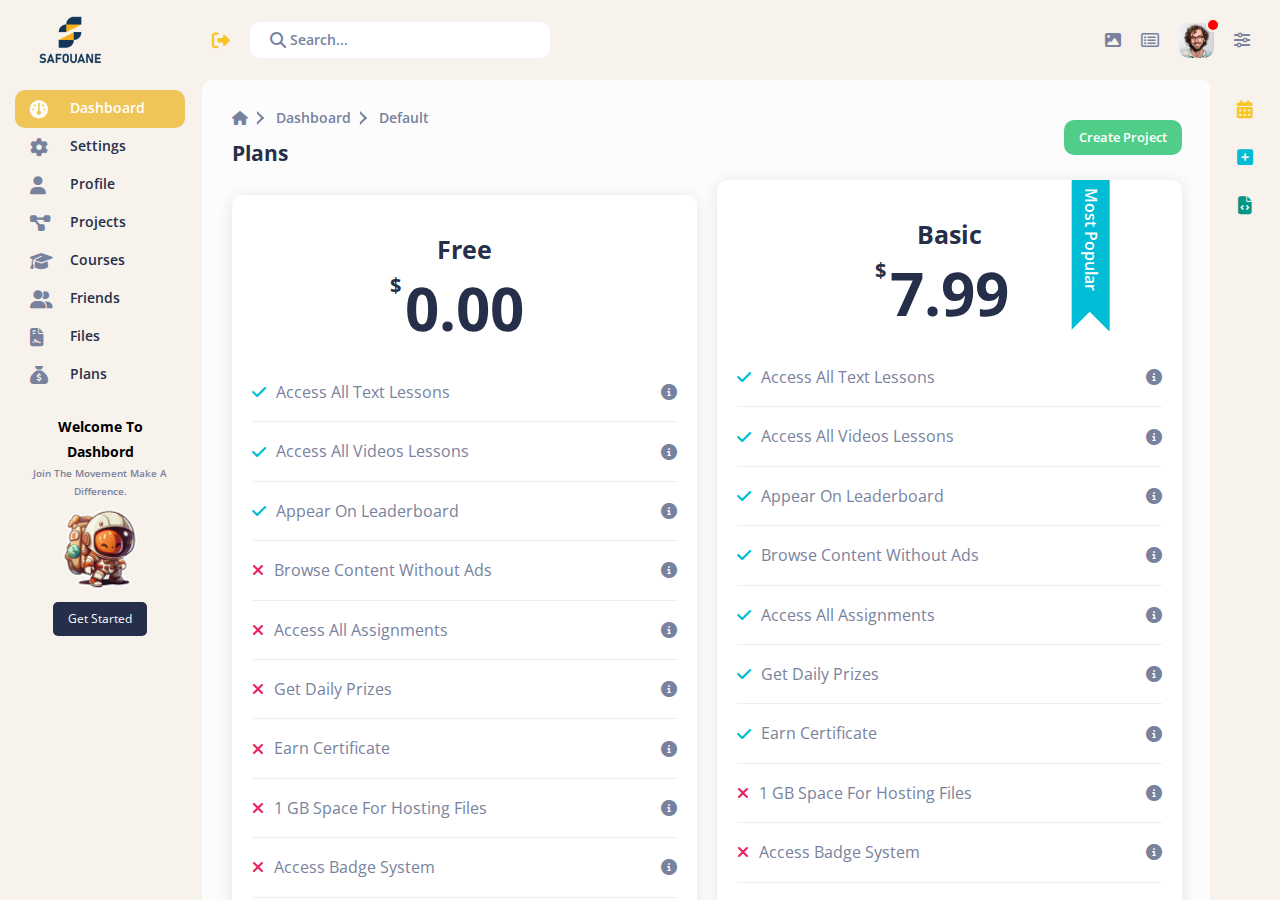
<file: plans.html>
<!DOCTYPE html>
<html lang="en">
  <head>
    <meta charset="UTF-8" />
    <meta name="viewport" content="width=device-width, initial-scale=1.0" />
    <link rel="icon" type="image/png" href="images/head.png" />
    <link rel="stylesheet" href="css/all.min.css" />
    <link rel="stylesheet" href="css/normalise.css" />
    <link rel="stylesheet" href="css/framework.css" />
    <link rel="stylesheet" href="css/main.css" />
    <link rel="stylesheet" href="css/plans.css" />
    <link rel="preconnect" href="https://fonts.googleapis.com" />
    <link rel="preconnect" href="https://fonts.gstatic.com" crossorigin />
    <link
      href="https://fonts.googleapis.com/css2?family=Open+Sans:wght@300;400;500;600;700;800&display=swap"
      rel="stylesheet"
    />
    <title>Dashboard</title>
  </head>
  <body>
    <div class="top-bar">
      <div class="logo">
        <i class="fa-solid fa-bars menu-icon"></i>
        <img src="images/logo.png" alt="" />
        <i class="fa-solid fa-right-from-bracket show-slider"></i>
      </div>
      <div class="search">
        <input type="text" class="search-input" placeholder="search..." />
        <i class="fa-solid fa-magnifying-glass"></i>
      </div>
      <div class="shorts">
        <i class="fa-solid fa-magnifying-glass search-icon"></i>
        <i class="fa-solid fa-image"></i>
        <i class="fa-regular fa-rectangle-list"></i>
        <img src="images/profile.jpg" alt="" />
        <i class="fa-solid fa-sliders"></i>
        <i class="fa-solid fa-border-none show-options-bar"></i>
      </div>
    </div>
    <div class="container">
      <div class="slider">
        <div class="slider-menu">
          <div class="dashboard active" data-set="dashboard">
            <a href="index.html"
              ><i class="fa-solid fa-gauge"></i><span>dashboard</span></a
            >
          </div>
          <div class="settings" data-set="settings">
            <a href="settings.html"
              ><i class="fa-solid fa-gear"></i><span>settings</span></a
            >
          </div>
          <div class="profile" data-set="profile">
            <a href="profile.html"
              ><i class="fa-solid fa-user"></i><span>profile</span></a
            >
          </div>
          <div class="projects" data-set="projects">
            <a href="projects.html"
              ><i class="fa-solid fa-diagram-project"></i
              ><span>projects</span></a
            >
          </div>
          <div class="courses" data-set="courses">
            <a href="courses.html"
              ><i class="fa-solid fa-graduation-cap"></i><span>courses</span></a
            >
          </div>
          <div class="friends" data-set="friends">
            <a href="friends.html"
              ><i class="fa-solid fa-user-group"></i><span>friends</span></a
            >
          </div>
          <div class="files" data-set="files">
            <a href="files.html"
              ><i class="fa-solid fa-file-contract"></i><span>files</span></a
            >
          </div>
          <div class="plans" data-set="plans">
            <a href="plans.html"
              ><i class="fa-solid fa-sack-dollar"></i><span>plans</span></a
            >
          </div>
        </div>
        <div class="slider-welcome">
          <h3>welcome to dashbord</h3>
          <p>Join the movement make a difference.</p>
          <img src="images/astro.png" alt="" />
          <a href="#">get started</a>
        </div>
      </div>
      <div class="overlay"></div>
      <div class="content">
        <div class="top-title">
          <div class="left-title">
            <i class="fa-solid fa-house"></i>
            <span></span>
            <span>dashboard</span>
            <span></span>
            <span>default</span>
            <h2>plans</h2>
          </div>
          <div>
            <a href="#">create project</a>
          </div>
        </div>
        <!-- Start plans -->
        <div class="plans-content">
          <div class="box">
            <div class="price">
              <p>free</p>
              <p>0.00</p>
            </div>
            <div>
              <i class="fa-solid fa-check"></i>
              <p>Access All Text Lessons</p>
              <i class="fa-solid fa-circle-info"></i>
            </div>
            <div>
              <i class="fa-solid fa-check"></i>
              <p>Access All Videos Lessons</p>
              <i class="fa-solid fa-circle-info"></i>
            </div>
            <div>
              <i class="fa-solid fa-check"></i>
              <p>Appear On Leaderboard</p>
              <i class="fa-solid fa-circle-info"></i>
            </div>
            <div>
              <i class="fa-solid fa-xmark"></i>
              <p>Browse Content Without Ads</p>
              <i class="fa-solid fa-circle-info"></i>
            </div>
            <div>
              <i class="fa-solid fa-xmark"></i>
              <p>Access All Assignments</p>
              <i class="fa-solid fa-circle-info"></i>
            </div>
            <div>
              <i class="fa-solid fa-xmark"></i>
              <p>Get Daily Prizes</p>
              <i class="fa-solid fa-circle-info"></i>
            </div>
            <div>
              <i class="fa-solid fa-xmark"></i>
              <p>Earn Certificate</p>
              <i class="fa-solid fa-circle-info"></i>
            </div>
            <div>
              <i class="fa-solid fa-xmark"></i>
              <p>1 GB Space For Hosting Files</p>
              <i class="fa-solid fa-circle-info"></i>
            </div>
            <div>
              <i class="fa-solid fa-xmark"></i>
              <p>Access Badge System</p>
              <i class="fa-solid fa-circle-info"></i>
            </div>
            <a href="#">join</a>
          </div>
          <div class="box">
            <p class="bundle">most popular</p>
            <div class="price">
              <p>basic</p>
              <p>7.99</p>
            </div>
            <div>
              <i class="fa-solid fa-check"></i>
              <p>Access All Text Lessons</p>
              <i class="fa-solid fa-circle-info"></i>
            </div>
            <div>
              <i class="fa-solid fa-check"></i>
              <p>Access All Videos Lessons</p>
              <i class="fa-solid fa-circle-info"></i>
            </div>
            <div>
              <i class="fa-solid fa-check"></i>
              <p>Appear On Leaderboard</p>
              <i class="fa-solid fa-circle-info"></i>
            </div>
            <div>
              <i class="fa-solid fa-check"></i>
              <p>Browse Content Without Ads</p>
              <i class="fa-solid fa-circle-info"></i>
            </div>
            <div>
              <i class="fa-solid fa-check"></i>
              <p>Access All Assignments</p>
              <i class="fa-solid fa-circle-info"></i>
            </div>
            <div>
              <i class="fa-solid fa-check"></i>
              <p>Get Daily Prizes</p>
              <i class="fa-solid fa-circle-info"></i>
            </div>
            <div>
              <i class="fa-solid fa-check"></i>
              <p>Earn Certificate</p>
              <i class="fa-solid fa-circle-info"></i>
            </div>
            <div>
              <i class="fa-solid fa-xmark"></i>
              <p>1 GB Space For Hosting Files</p>
              <i class="fa-solid fa-circle-info"></i>
            </div>
            <div>
              <i class="fa-solid fa-xmark"></i>
              <p>Access Badge System</p>
              <i class="fa-solid fa-circle-info"></i>
            </div>
            <p>this is your current plan</p>
          </div>
          <div class="box">
            <div class="price">
              <p>premium</p>
              <p>19.99</p>
            </div>
            <div>
              <i class="fa-solid fa-check"></i>
              <p>Access All Text Lessons</p>
              <i class="fa-solid fa-circle-info"></i>
            </div>
            <div>
              <i class="fa-solid fa-check"></i>
              <p>Access All Videos Lessons</p>
              <i class="fa-solid fa-circle-info"></i>
            </div>
            <div>
              <i class="fa-solid fa-check"></i>
              <p>Appear On Leaderboard</p>
              <i class="fa-solid fa-circle-info"></i>
            </div>
            <div>
              <i class="fa-solid fa-check"></i>
              <p>Browse Content Without Ads</p>
              <i class="fa-solid fa-circle-info"></i>
            </div>
            <div>
              <i class="fa-solid fa-check"></i>
              <p>Access All Assignments</p>
              <i class="fa-solid fa-circle-info"></i>
            </div>
            <div>
              <i class="fa-solid fa-check"></i>
              <p>Get Daily Prizes</p>
              <i class="fa-solid fa-circle-info"></i>
            </div>
            <div>
              <i class="fa-solid fa-check"></i>
              <p>Earn Certificate</p>
              <i class="fa-solid fa-circle-info"></i>
            </div>
            <div>
              <i class="fa-solid fa-check"></i>
              <p>1 GB Space For Hosting Files</p>
              <i class="fa-solid fa-circle-info"></i>
            </div>
            <div>
              <i class="fa-solid fa-check"></i>
              <p>Access Badge System</p>
              <i class="fa-solid fa-circle-info"></i>
            </div>
            <a href="#">join</a>
          </div>
        </div>
        <!-- End plans -->
        <div class="footer">
          <p>2023 &copy; safouane</p>
          <ul>
            <li><a href="#">help</a></li>
            <li><a href="#">about</a></li>
            <li><a href="#">purchase</a></li>
          </ul>
        </div>
      </div>
      <div class="options-bar">
        <a href="#"><i class="fa-solid fa-calendar-days"></i></a>
        <a href="#"><i class="fa-solid fa-square-plus"></i></a>
        <a href="#"><i class="fa-solid fa-file-code"></i></a>
      </div>
    </div>
    <script src="script.js"></script>
  </body>
</html>
</file>
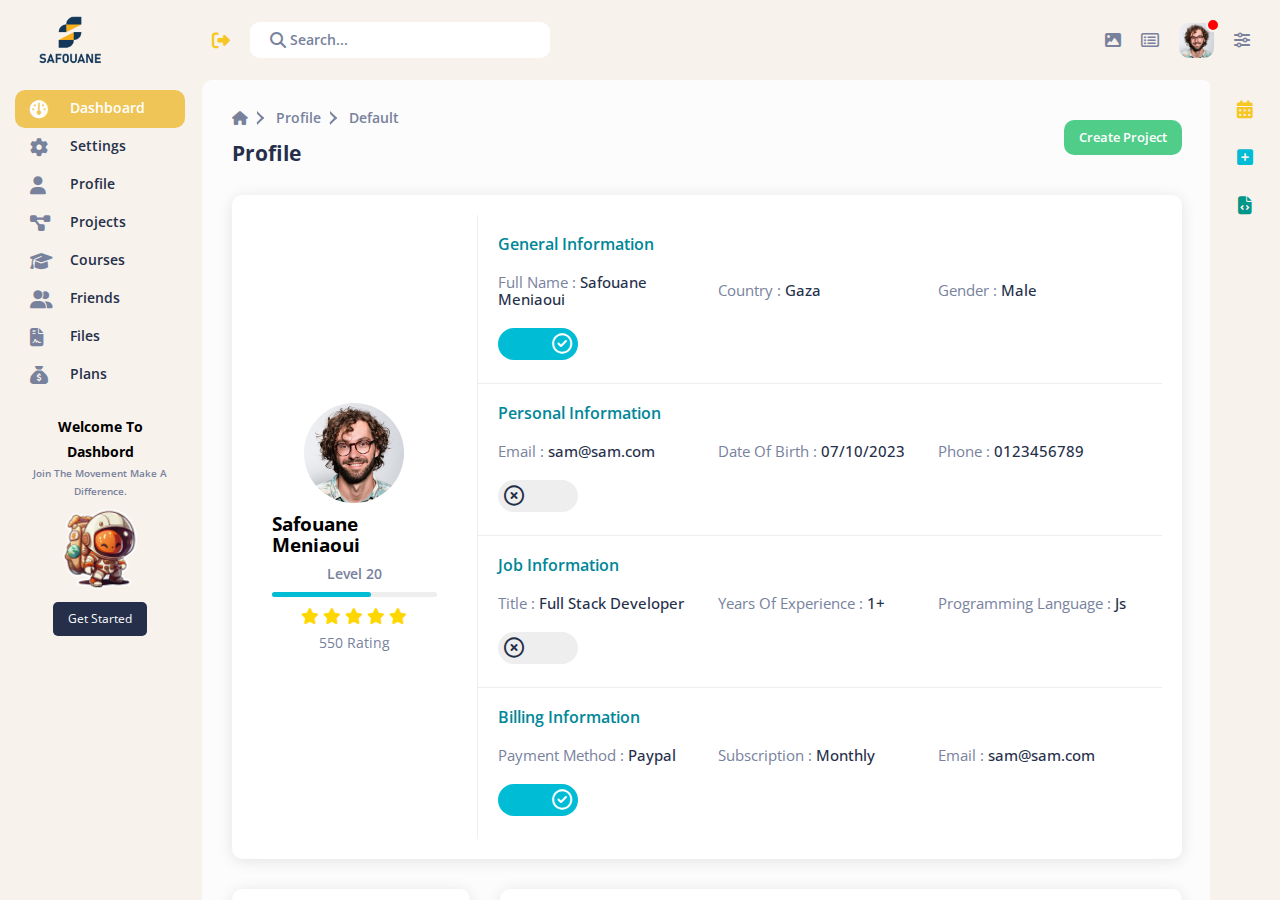
<file: profile.html>
<!DOCTYPE html>
<html lang="en">
  <head>
    <meta charset="UTF-8" />
    <meta name="viewport" content="width=device-width, initial-scale=1.0" />
    <link rel="icon" type="image/png" href="images/head.png" />
    <link rel="stylesheet" href="css/all.min.css" />
    <link rel="stylesheet" href="css/normalise.css" />
    <link rel="stylesheet" href="css/framework.css" />
    <link rel="stylesheet" href="css/main.css" />
    <link rel="stylesheet" href="css/profile.css" />
    <link rel="preconnect" href="https://fonts.googleapis.com" />
    <link rel="preconnect" href="https://fonts.gstatic.com" crossorigin />
    <link
      href="https://fonts.googleapis.com/css2?family=Open+Sans:wght@300;400;500;600;700;800&display=swap"
      rel="stylesheet"
    />
    <title>Dashboard</title>
  </head>
  <body>
    <div class="top-bar">
      <div class="logo">
        <i class="fa-solid fa-bars menu-icon"></i>
        <img src="images/logo.png" alt="" />
        <i class="fa-solid fa-right-from-bracket show-slider"></i>
      </div>
      <div class="search">
        <input type="text" class="search-input" placeholder="search..." />
        <i class="fa-solid fa-magnifying-glass"></i>
      </div>
      <div class="shorts">
        <i class="fa-solid fa-magnifying-glass search-icon"></i>
        <i class="fa-solid fa-image"></i>
        <i class="fa-regular fa-rectangle-list"></i>
        <img src="images/profile.jpg" alt="" />
        <i class="fa-solid fa-sliders"></i>
        <i class="fa-solid fa-border-none show-options-bar"></i>
      </div>
    </div>
    <div class="container">
      <div class="slider">
        <div class="slider-menu">
          <div class="dashboard active" data-set="dashboard">
            <a href="index.html"
              ><i class="fa-solid fa-gauge"></i><span>dashboard</span></a
            >
          </div>
          <div class="settings" data-set="settings">
            <a href="settings.html"
              ><i class="fa-solid fa-gear"></i><span>settings</span></a
            >
          </div>
          <div class="profile" data-set="profile">
            <a href="profile.html"
              ><i class="fa-solid fa-user"></i><span>profile</span></a
            >
          </div>
          <div class="projects" data-set="projects">
            <a href="projects.html"
              ><i class="fa-solid fa-diagram-project"></i
              ><span>projects</span></a
            >
          </div>
          <div class="courses" data-set="courses">
            <a href="courses.html"
              ><i class="fa-solid fa-graduation-cap"></i><span>courses</span></a
            >
          </div>
          <div class="friends" data-set="friends">
            <a href="friends.html"
              ><i class="fa-solid fa-user-group"></i><span>friends</span></a
            >
          </div>
          <div class="files" data-set="files">
            <a href="files.html"
              ><i class="fa-solid fa-file-contract"></i><span>files</span></a
            >
          </div>
          <div class="plans" data-set="plans">
            <a href="plans.html"
              ><i class="fa-solid fa-sack-dollar"></i><span>plans</span></a
            >
          </div>
        </div>
        <div class="slider-welcome">
          <h3>welcome to dashbord</h3>
          <p>Join the movement make a difference.</p>
          <img src="images/astro.png" alt="" />
          <a href="#">get started</a>
        </div>
      </div>
      <div class="overlay"></div>
      <div class="content">
        <div class="top-title">
          <div class="left-title">
            <i class="fa-solid fa-house"></i>
            <span></span>
            <span>profile</span>
            <span></span>
            <span>default</span>
            <h2>profile</h2>
          </div>
          <div>
            <a href="#">create project</a>
          </div>
        </div>
        <!-- Start Profile Content -->
        <div class="user-profile">
          <div class="info">
            <img src="images/profile.jpg" alt="" />
            <h3>safouane meniaoui</h3>
            <p>level 20</p>
            <div><span></span></div>
            <div class="stars">
              <i class="fa-solid fa-star"></i>
              <i class="fa-solid fa-star"></i>
              <i class="fa-solid fa-star"></i>
              <i class="fa-solid fa-star"></i>
              <i class="fa-solid fa-star"></i>
            </div>
            <p>550 rating</p>
          </div>
          <div class="other-info">
            <div class="g-box general-info">
              <p>general information</p>
              <div class="sub-box flex-sb-c">
                <p>full name : <span>safouane meniaoui</span></p>
                <p>country : <span>gaza</span></p>
                <p>gender : <span>male</span></p>
                <label>
                  <input type="checkbox" checked />
                  <div></div>
                </label>
              </div>
            </div>
            <div class="g-box personal-info">
              <p>personal information</p>
              <div class="sub-box flex-sb-c">
                <p>email : <span class="email">sam@sam.com</span></p>
                <p>date of birth : <span>07/10/2023</span></p>
                <p>phone : <span>0123456789</span></p>
                <label>
                  <input type="checkbox" />
                  <div></div>
                </label>
              </div>
            </div>
            <div class="g-box job-info">
              <p>job information</p>
              <div class="sub-box flex-sb-c">
                <p>title : <span>full stack developer</span></p>
                <p>years of experience : <span>1+</span></p>
                <p>programming language : <span>js</span></p>
                <label>
                  <input type="checkbox" />
                  <div></div>
                </label>
              </div>
            </div>
            <div class="g-box billing-info">
              <p>billing information</p>
              <div class="sub-box flex-sb-c">
                <p>payment method : <span>paypal</span></p>
                <p>subscription : <span>monthly</span></p>
                <p>email : <span class="email">sam@sam.com</span></p>
                <label>
                  <input type="checkbox" checked />
                  <div></div>
                </label>
              </div>
            </div>
          </div>
        </div>
        <div class="skills-activities">
          <div class="skills">
            <div class="bx-title">
              <h3>my skills</h3>
              <p>complete skills list</p>
            </div>
            <div>
              <span>HTML</span>
              <span>Pugjs</span>
              <span>HAML</span>
            </div>
            <div>
              <span>CSS</span>
              <span>SAAS</span>
              <span>Stylus</span>
            </div>
            <div>
              <span>JavaScript</span>
              <span>TypeScript</span>
            </div>
            <div>
              <span>VueJs</span>
              <span>ReactJs</span>
            </div>
            <div>
              <span>Jest</span>
              <span>Jasmine</span>
            </div>
            <div>
              <span>PHP</span>
              <span>Laravel</span>
            </div>
            <div>
              <span>Python</span>
              <span>Django</span>
            </div>
          </div>
          <div class="last-activities">
            <div class="bx-title">
              <h3>last activities</h3>
              <p>last activities done by the user</p>
            </div>
            <div class="flex-sb-c">
              <img src="images/store.png" alt="" />
              <div>
                <p>store</p>
                <p>bought the mastering JS course</p>
              </div>
              <div>
                <p>18:10</p>
                <p>yesterday</p>
              </div>
            </div>
            <div class="flex-sb-c">
              <img src="images/academy.png" alt="" />
              <div>
                <p>academy</p>
                <p>got the PHP certificate</p>
              </div>
              <div>
                <p>17:00</p>
                <p>yesterday</p>
              </div>
            </div>
            <div class="flex-sb-c">
              <img src="images/badges.png" alt="" />
              <div>
                <p>badges</p>
                <p>unlocked the 10 skills badge</p>
              </div>
              <div>
                <p>14:20</p>
                <p>yesterday</p>
              </div>
            </div>
            <div class="flex-sb-c">
              <img src="images/store.png" alt="" />
              <div>
                <p>store</p>
                <p>bought the typeScript course</p>
              </div>
              <div>
                <p>12:15</p>
                <p>yesterday</p>
              </div>
            </div>
          </div>
        </div>
        <!-- End Profile Content -->
        <div class="footer">
          <p>2023 &copy; safouane</p>
          <ul>
            <li><a href="#">help</a></li>
            <li><a href="#">about</a></li>
            <li><a href="#">purchase</a></li>
          </ul>
        </div>
      </div>
      <div class="options-bar">
        <a href="#"><i class="fa-solid fa-calendar-days"></i></a>
        <a href="#"><i class="fa-solid fa-square-plus"></i></a>
        <a href="#"><i class="fa-solid fa-file-code"></i></a>
      </div>
    </div>
    <script src="script.js"></script>
  </body>
</html>
</file>
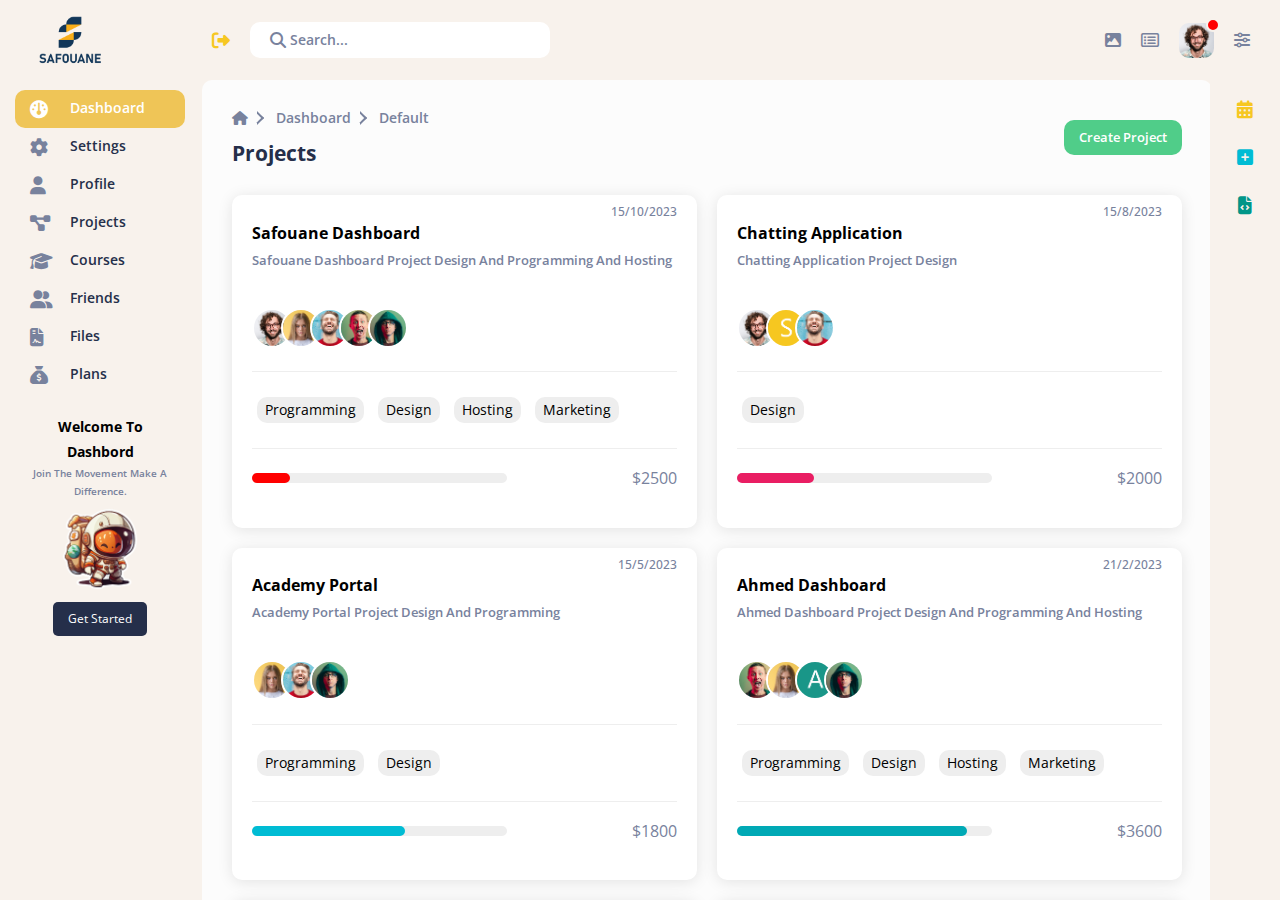
<file: projects.html>
<!DOCTYPE html>
<html lang="en">
  <head>
    <meta charset="UTF-8" />
    <meta name="viewport" content="width=device-width, initial-scale=1.0" />
    <link rel="icon" type="image/png" href="images/head.png" />
    <link rel="stylesheet" href="css/all.min.css" />
    <link rel="stylesheet" href="css/normalise.css" />
    <link rel="stylesheet" href="css/framework.css" />
    <link rel="stylesheet" href="css/main.css" />
    <link rel="stylesheet" href="css/projects.css" />
    <link rel="preconnect" href="https://fonts.googleapis.com" />
    <link rel="preconnect" href="https://fonts.gstatic.com" crossorigin />
    <link
      href="https://fonts.googleapis.com/css2?family=Open+Sans:wght@300;400;500;600;700;800&display=swap"
      rel="stylesheet"
    />
    <title>Dashboard</title>
  </head>
  <body>
    <div class="top-bar">
      <div class="logo">
        <i class="fa-solid fa-bars menu-icon"></i>
        <img src="images/logo.png" alt="" />
        <i class="fa-solid fa-right-from-bracket show-slider"></i>
      </div>
      <div class="search">
        <input type="text" class="search-input" placeholder="search..." />
        <i class="fa-solid fa-magnifying-glass"></i>
      </div>
      <div class="shorts">
        <i class="fa-solid fa-magnifying-glass search-icon"></i>
        <i class="fa-solid fa-image"></i>
        <i class="fa-regular fa-rectangle-list"></i>
        <img src="images/profile.jpg" alt="" />
        <i class="fa-solid fa-sliders"></i>
        <i class="fa-solid fa-border-none show-options-bar"></i>
      </div>
    </div>
    <div class="container">
      <div class="slider">
        <div class="slider-menu">
          <div class="dashboard active" data-set="dashboard">
            <a href="index.html"
              ><i class="fa-solid fa-gauge"></i><span>dashboard</span></a
            >
          </div>
          <div class="settings" data-set="settings">
            <a href="settings.html"
              ><i class="fa-solid fa-gear"></i><span>settings</span></a
            >
          </div>
          <div class="profile" data-set="profile">
            <a href="profile.html"
              ><i class="fa-solid fa-user"></i><span>profile</span></a
            >
          </div>
          <div class="projects" data-set="projects">
            <a href="projects.html"
              ><i class="fa-solid fa-diagram-project"></i
              ><span>projects</span></a
            >
          </div>
          <div class="courses" data-set="courses">
            <a href="courses.html"
              ><i class="fa-solid fa-graduation-cap"></i><span>courses</span></a
            >
          </div>
          <div class="friends" data-set="friends">
            <a href="friends.html"
              ><i class="fa-solid fa-user-group"></i><span>friends</span></a
            >
          </div>
          <div class="files" data-set="files">
            <a href="files.html"
              ><i class="fa-solid fa-file-contract"></i><span>files</span></a
            >
          </div>
          <div class="plans" data-set="plans">
            <a href="plans.html"
              ><i class="fa-solid fa-sack-dollar"></i><span>plans</span></a
            >
          </div>
        </div>
        <div class="slider-welcome">
          <h3>welcome to dashbord</h3>
          <p>Join the movement make a difference.</p>
          <img src="images/astro.png" alt="" />
          <a href="#">get started</a>
        </div>
      </div>
      <div class="overlay"></div>
      <div class="content">
        <div class="top-title">
          <div class="left-title">
            <i class="fa-solid fa-house"></i>
            <span></span>
            <span>dashboard</span>
            <span></span>
            <span>default</span>
            <h2>projects</h2>
          </div>
          <div>
            <a href="#">create project</a>
          </div>
        </div>
        <!-- Start Projects -->
        <div class="projects-content">
          <div class="box">
            <p>15/10/2023</p>
            <h4 class="title-4">safouane dashboard</h4>
            <p class="p-4">
              safouane dashboard project design and programming and hosting
            </p>
            <div class="profiles-im">
              <a href="#"><img src="images/profile.jpg" alt="" /></a>
              <a href="#"><img src="images/profile1.jpg" alt="" /></a>
              <a href="#"><img src="images/profile2.jpg" alt="" /></a>
              <a href="#"><img src="images/profile3.jpg" alt="" /></a>
              <a href="#"><img src="images/profile4.jpg" alt="" /></a>
            </div>
            <div class="skills">
              <span>programming</span>
              <span>design</span>
              <span>hosting</span>
              <span>marketing</span>
            </div>
            <div class="achieve flex-sb-c">
              <div><span></span></div>
              <p>$2500</p>
            </div>
          </div>
          <div class="box">
            <p>15/8/2023</p>
            <h4 class="title-4">chatting application</h4>
            <p class="p-4">chatting application project design</p>
            <div class="profiles-im">
              <a href="#"><img src="images/profile.jpg" alt="" /></a>
              <a href="#"><img src="images/pr3.png" alt="" /></a>
              <a href="#"><img src="images/profile2.jpg" alt="" /></a>
            </div>
            <div class="skills">
              <span>design</span>
            </div>
            <div class="achieve flex-sb-c">
              <div><span></span></div>
              <p>$2000</p>
            </div>
          </div>
          <div class="box">
            <p>15/5/2023</p>
            <h4 class="title-4">academy portal</h4>
            <p class="p-4">academy portal project design and programming</p>
            <div class="profiles-im">
              <a href="#"><img src="images/profile1.jpg" alt="" /></a>
              <a href="#"><img src="images/profile2.jpg" alt="" /></a>
              <a href="#"><img src="images/profile4.jpg" alt="" /></a>
            </div>
            <div class="skills">
              <span>programming</span>
              <span>design</span>
            </div>
            <div class="achieve flex-sb-c">
              <div><span></span></div>
              <p>$1800</p>
            </div>
          </div>
          <div class="box">
            <p>21/2/2023</p>
            <h4 class="title-4">ahmed dashboard</h4>
            <p class="p-4">
              ahmed dashboard project design and programming and hosting
            </p>
            <div class="profiles-im">
              <a href="#"><img src="images/profile3.jpg" alt="" /></a>
              <a href="#"><img src="images/profile1.jpg" alt="" /></a>
              <a href="#"><img src="images/pr5.png" alt="" /></a>
              <a href="#"><img src="images/profile4.jpg" alt="" /></a>
            </div>
            <div class="skills">
              <span>programming</span>
              <span>design</span>
              <span>hosting</span>
              <span>marketing</span>
            </div>
            <div class="achieve flex-sb-c">
              <div><span></span></div>
              <p>$3600</p>
            </div>
          </div>
          <div class="box">
            <p>13/1/2023</p>
            <h4 class="title-4">mohamed application</h4>
            <p class="p-4">mohamed application project design</p>
            <div class="profiles-im">
              <a href="#"><img src="images/profile2.jpg" alt="" /></a>
              <a href="#"><img src="images/pr1.png" alt="" /></a>
              <a href="#"><img src="images/profile4.jpg" alt="" /></a>
            </div>
            <div class="skills">
              <span>design</span>
            </div>
            <div class="achieve flex-sb-c">
              <div><span></span></div>
              <p>$1200</p>
            </div>
          </div>
          <div class="box">
            <p>25/11/2022</p>
            <h4 class="title-4">anas dashboard</h4>
            <p class="p-4">anas dashboard project design and programming</p>
            <div class="profiles-im">
              <a href="#"><img src="images/profile.jpg" alt="" /></a>
              <a href="#"><img src="images/profile1.jpg" alt="" /></a>
            </div>
            <div class="skills">
              <span>programming</span>
              <span>design</span>
            </div>
            <div class="achieve flex-sb-c">
              <div><span></span></div>
              <p>$1500</p>
            </div>
          </div>
        </div>
        <!-- End Projects -->
        <div class="footer">
          <p>2023 &copy; safouane</p>
          <ul>
            <li><a href="#">help</a></li>
            <li><a href="#">about</a></li>
            <li><a href="#">purchase</a></li>
          </ul>
        </div>
      </div>
      <div class="options-bar">
        <a href="#"><i class="fa-solid fa-calendar-days"></i></a>
        <a href="#"><i class="fa-solid fa-square-plus"></i></a>
        <a href="#"><i class="fa-solid fa-file-code"></i></a>
      </div>
    </div>
    <script src="script.js"></script>
  </body>
</html>
</file>
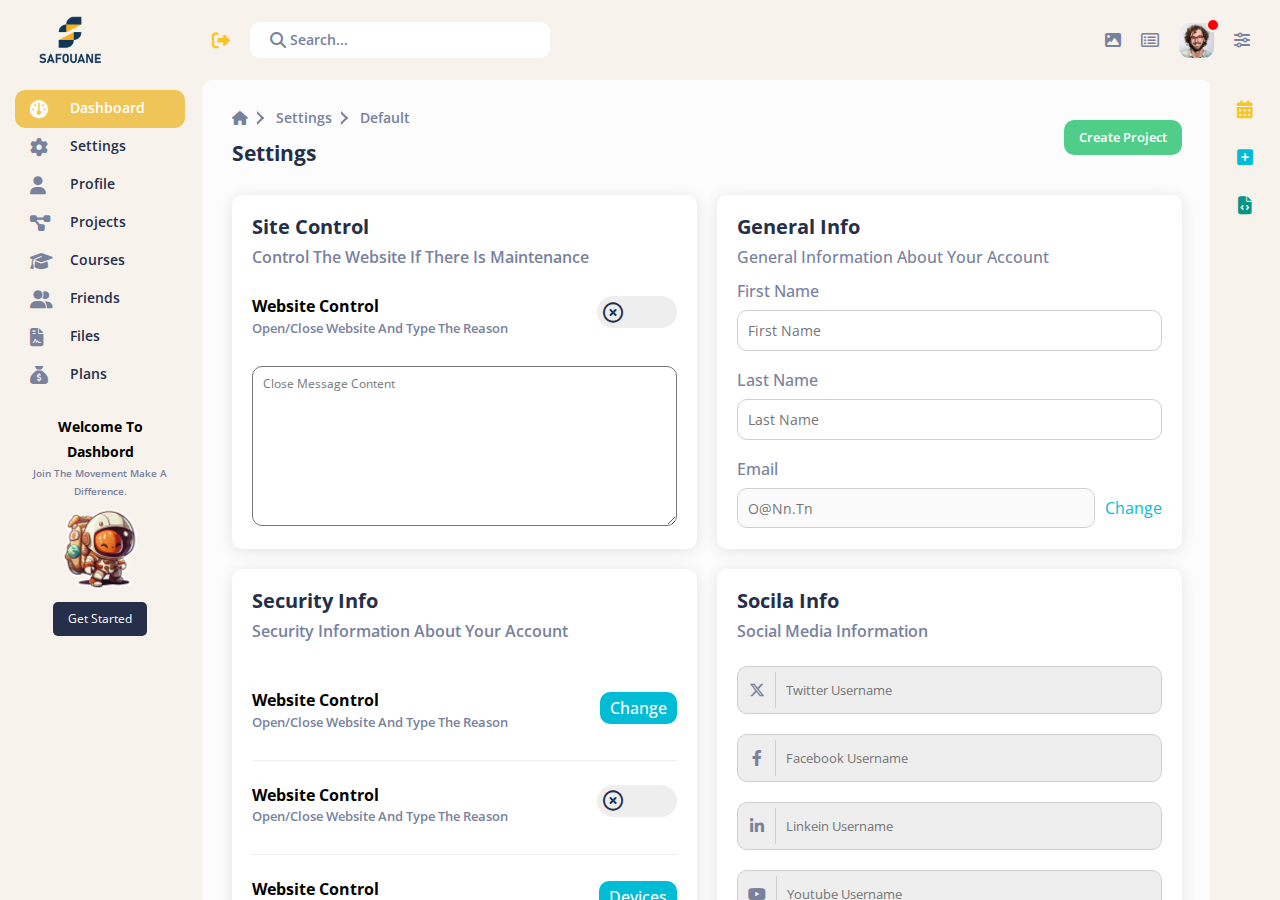
<file: settings.html>
<!DOCTYPE html>
<html lang="en">
  <head>
    <meta charset="UTF-8" />
    <meta name="viewport" content="width=device-width, initial-scale=1.0" />
    <link rel="icon" type="image/png" href="images/head.png" />
    <link rel="stylesheet" href="css/all.min.css" />
    <link rel="stylesheet" href="css/normalise.css" />
    <link rel="stylesheet" href="css/framework.css" />
    <link rel="stylesheet" href="css/main.css" />
    <link rel="stylesheet" href="css/settings.css" />
    <link rel="preconnect" href="https://fonts.googleapis.com" />
    <link rel="preconnect" href="https://fonts.gstatic.com" crossorigin />
    <link
      href="https://fonts.googleapis.com/css2?family=Open+Sans:wght@300;400;500;600;700;800&display=swap"
      rel="stylesheet"
    />
    <title>Dashboard</title>
  </head>
  <body>
    <div class="top-bar">
      <div class="logo">
        <i class="fa-solid fa-bars menu-icon"></i>
        <img src="images/logo.png" alt="" />
        <i class="fa-solid fa-right-from-bracket show-slider"></i>
      </div>
      <div class="search">
        <input type="text" class="search-input" placeholder="search..." />
        <i class="fa-solid fa-magnifying-glass"></i>
      </div>
      <div class="shorts">
        <i class="fa-solid fa-magnifying-glass search-icon"></i>
        <i class="fa-solid fa-image"></i>
        <i class="fa-regular fa-rectangle-list"></i>
        <img src="images/profile.jpg" alt="" />
        <i class="fa-solid fa-sliders"></i>
        <i class="fa-solid fa-border-none show-options-bar"></i>
      </div>
    </div>
    <div class="container">
      <div class="slider">
        <div class="slider-menu">
          <div class="dashboard active" data-set="dashboard">
            <a href="index.html"
              ><i class="fa-solid fa-gauge"></i><span>dashboard</span></a
            >
          </div>
          <div class="settings" data-set="settings">
            <a href="settings.html"
              ><i class="fa-solid fa-gear"></i><span>settings</span></a
            >
          </div>
          <div class="profile" data-set="profile">
            <a href="profile.html"
              ><i class="fa-solid fa-user"></i><span>profile</span></a
            >
          </div>
          <div class="projects" data-set="projects">
            <a href="projects.html"
              ><i class="fa-solid fa-diagram-project"></i
              ><span>projects</span></a
            >
          </div>
          <div class="courses" data-set="courses">
            <a href="courses.html"
              ><i class="fa-solid fa-graduation-cap"></i><span>courses</span></a
            >
          </div>
          <div class="friends" data-set="friends">
            <a href="friends.html"
              ><i class="fa-solid fa-user-group"></i><span>friends</span></a
            >
          </div>
          <div class="files" data-set="files">
            <a href="files.html"
              ><i class="fa-solid fa-file-contract"></i><span>files</span></a
            >
          </div>
          <div class="plans" data-set="plans">
            <a href="plans.html"
              ><i class="fa-solid fa-sack-dollar"></i><span>plans</span></a
            >
          </div>
        </div>
        <div class="slider-welcome">
          <h3>welcome to dashbord</h3>
          <p>Join the movement make a difference.</p>
          <img src="images/astro.png" alt="" />
          <a href="#">get started</a>
        </div>
      </div>
      <div class="overlay"></div>
      <div class="content">
        <div class="top-title">
          <div class="left-title">
            <i class="fa-solid fa-house"></i>
            <span></span>
            <span>settings</span>
            <span></span>
            <span>default</span>
            <h2>settings</h2>
          </div>
          <div>
            <a href="#">create project</a>
          </div>
        </div>
        <!-- Start Settings Content -->
        <div class="boxes">
          <div class="site-control">
            <div class="bx-title">
              <h3>site control</h3>
              <p>control the website if there is maintenance</p>
            </div>
            <div class="bx-op-setting flex-sb-c">
              <div>
                <h4 class="title-4">website control</h4>
                <p class="p-4">Open/Close Website And Type The Reason</p>
              </div>
              <label>
                <input type="checkbox" />
                <div></div>
              </label>
            </div>
            <textarea
              name="site-control-text"
              placeholder="close message content"
              id=""
            ></textarea>
          </div>
          <div class="general-info">
            <div class="bx-title">
              <h3>general info</h3>
              <p>general information about your account</p>
            </div>
            <p>first name</p>
            <input type="text" placeholder="first name" />
            <p>last name</p>
            <input type="text" placeholder="last name" />
            <p>email</p>
            <div class="email flex-sb-c">
              <input type="text" placeholder="o@nn.tn" disabled />
              <span class="change">change</span>
            </div>
          </div>
          <div class="security-info">
            <div class="bx-title">
              <h3>security info</h3>
              <p>security information about your account</p>
            </div>
            <div class="bx-op-setting flex-sb-c">
              <div>
                <h4 class="title-4">website control</h4>
                <p class="p-4">Open/Close Website And Type The Reason</p>
              </div>
              <a href="#">change</a>
            </div>
            <div class="bx-op-setting flex-sb-c">
              <div>
                <h4 class="title-4">website control</h4>
                <p class="p-4">Open/Close Website And Type The Reason</p>
              </div>
              <label>
                <input type="checkbox" />
                <div></div>
              </label>
            </div>
            <div class="bx-op-setting flex-sb-c">
              <div>
                <h4 class="title-4">website control</h4>
                <p class="p-4">Open/Close Website And Type The Reason</p>
              </div>
              <a href="#">devices</a>
            </div>
          </div>
          <div class="socila-info">
            <div class="bx-title">
              <h3>socila info</h3>
              <p>social media information</p>
            </div>
            <div class="twitter flex-sb-c">
              <input type="text" placeholder="twitter username" />
              <i class="fa-brands fa-x-twitter"></i>
            </div>
            <div class="facebook flex-sb-c">
              <input type="text" placeholder="facebook username" />
              <i class="fa-brands fa-facebook-f"></i>
            </div>
            <div class="linkein flex-sb-c">
              <input type="text" placeholder="linkein username" />
              <i class="fa-brands fa-linkedin-in"></i>
            </div>
            <div class="youtube flex-sb-c">
              <input type="text" placeholder="youtube username" />
              <i class="fa-brands fa-youtube"></i>
            </div>
          </div>
          <div class="widgets-control">
            <div class="bx-title">
              <h3>widgets control</h3>
              <p>show/hide widgets</p>
            </div>
            <div class="widg-c-option">
              <input type="checkbox" id="1" checked />
              <label for="1">quick draft</label>
            </div>
            <div class="widg-c-option">
              <input type="checkbox" id="2" checked />
              <label for="2">yearly targets</label>
            </div>
            <div class="widg-c-option">
              <input type="checkbox" id="3" />
              <label for="3">tickets statistics</label>
            </div>
            <div class="widg-c-option">
              <input type="checkbox" id="4" />
              <label for="4">latest news</label>
            </div>
            <div class="widg-c-option">
              <input type="checkbox" id="5" />
              <label for="5">latest tasks</label>
            </div>
            <div class="widg-c-option">
              <input type="checkbox" id="6" checked />
              <label for="6">top search items</label>
            </div>
          </div>
          <div class="backup-manager">
            <div class="bx-title">
              <h3>backup manager</h3>
              <p>control backup time and location</p>
            </div>
            <div class="back-options">
              <input type="radio" id="r1" name="r1" checked />
              <label for="r1">daily</label>
            </div>
            <div class="back-options">
              <input type="radio" id="r2" name="r1" />
              <label for="r2">weekly</label>
            </div>
            <div class="back-options">
              <input type="radio" id="r3" name="r1" />
              <label for="r3">monthly</label>
            </div>
            <div class="other-options-bc">
              <div class="megaman">
                <i class="fa-solid fa-server"></i>
                <p>megaman</p>
              </div>
              <div class="zero active">
                <i class="fa-solid fa-server"></i>
                <p>zero</p>
              </div>
              <div class="sigma">
                <i class="fa-solid fa-server"></i>
                <p>sigma</p>
              </div>
            </div>
          </div>
        </div>
        <!-- End Settings Content -->
        <div class="footer">
          <p>2023 &copy; safouane</p>
          <ul>
            <li><a href="#">help</a></li>
            <li><a href="#">about</a></li>
            <li><a href="#">purchase</a></li>
          </ul>
        </div>
      </div>
      <div class="options-bar">
        <a href="#"><i class="fa-solid fa-calendar-days"></i></a>
        <a href="#"><i class="fa-solid fa-square-plus"></i></a>
        <a href="#"><i class="fa-solid fa-file-code"></i></a>
      </div>
    </div>
    <script src="script.js"></script>
  </body>
</html>
</file>
<file: css/framework.css>
:root {
  --background-color: #f8f2ec;
  --text-color: #78829d;
  --black-color: #252f4a;
  --link-color: #00bcd4;
  --main-radius: 10px;
  --main-line-height: 1.8;
}
.bx-title h3 {
  text-transform: capitalize;
  margin-bottom: 5px;
  font-size: 20px;
  color: var(--black-color);
}
.bx-title p {
  text-transform: capitalize;
  color: var(--text-color);
  font-weight: 600;
  line-height: 1.8;
  margin-bottom: 20px;
}
@media (max-width: 767px) {
  .bx-title p {
    font-size: 12px;
    font-weight: 600;
    margin-bottom: 15px;
  }
}
.flex-sb-c {
  display: flex;
  justify-content: space-between;
  align-items: center;
}
.title-4 {
  text-transform: capitalize;
  font-size: 16px;
  line-height: 1.8;
}
.p-4 {
  color: var(--text-color);
  font-size: 13px;
  font-weight: 600;
  text-transform: capitalize;
}
@media (max-width: 767px) {
  .title-4 {
    font-size: 14px;
  }
  .p-4 {
    font-size: 11px;
    font-weight: 500;
    line-height: var(--main-line-height);
  }
}
label input {
  appearance: none;
  width: 80px;
  height: 32px;
  background-color: #eee;
  border-radius: 20px;
  transition: background-color 0.3s;
}
label input:checked {
  background-color: var(--link-color);
}
label div {
  position: relative;
}
label div::before {
  font-family: var(--fa-style-family-classic);
  content: "\f057";
  position: absolute;
  top: -31px;
  left: 6px;
  color: var(--black-color);
  transition: left 0.3s;
  font-size: 20px;
}
label input:checked + div::before {
  content: "\f058";
  left: 54px;
  color: white;
}
p {
  color: var(--text-color);
}
</file>
<file: css/dashbord.css>
:root {
  --background-color: #f8f2ec;
  --text-color: #78829d;
  --black-color: #252f4a;
  --link-color: #00bcd4;
  --main-radius: 10px;
  --main-line-height: 1.8;
  --main-transition: 0.3s;
}
/*----> Top-boxes*/
.content .top-boxes {
  display: flex;
  gap: 20px;
  flex-wrap: wrap;
  margin-top: 30px;
}
/*----> Top-boxes welcome */
.content .top-boxes .welcome {
  flex-basis: 66%;
  border-radius: var(--main-radius);
  box-shadow: 0 2px 15px rgb(0 0 0 / 10%);
  overflow: hidden;
}
@media (max-width: 767px) {
  .content .top-boxes .welcome {
    flex-basis: 100%;
  }
}
.top-boxes .welcome .w-top-box {
  display: flex;
  padding: 10px 20px 40px;
  background-color: var(--background-color);
  overflow: hidden;
}
.top-boxes .welcome .w-top-box .welcome-description h2 {
  text-transform: capitalize;
  margin-bottom: 10px;
  line-height: var(--main-line-height);
  color: var(--black-color);
}
.top-boxes .welcome .w-top-box .welcome-description p {
  font-size: 14px;
  color: var(--text-color);
  line-height: var(--main-line-height);
  margin-bottom: 10px;
  text-align: justify;
}
.top-boxes .welcome .w-top-box .welcome-description a {
  display: inline-block;
  text-decoration: none;
  padding: 10px 15px;
  background-color: var(--link-color);
  color: white;
  border-radius: var(--main-radius);
  text-transform: capitalize;
  font-size: 14px;
  font-weight: 600;
  transition: var(--main-transition);
}
.top-boxes .welcome .w-top-box .welcome-description a:hover {
  background-color: #009eb3;
}
@media (max-width: 767px) {
  .top-boxes .welcome .w-top-box .image {
    display: none;
  }
}
.top-boxes .welcome .w-top-box .image img {
  width: 150px;
}
.top-boxes .welcome .w-bottom-box {
  position: relative;
  padding: 50px 0;
  background-color: white;
}
.top-boxes .welcome .w-bottom-box .w-statistics {
  display: flex;
  justify-content: space-around;
  align-items: center;
}
@media (max-width: 767px) {
  .top-boxes .welcome .w-bottom-box .w-statistics {
    flex-direction: column;
    gap: 20px;
  }
}
.top-boxes .welcome .w-bottom-box .w-statistics .box {
  text-align: center;
}
.top-boxes .welcome .w-bottom-box .w-statistics .box h3 {
  color: var(--black-color);
  text-transform: capitalize;
  font-size: 18px;
  margin-bottom: 10px;
}
.top-boxes .welcome .w-bottom-box .w-statistics .box p {
  color: var(--text-color);
  text-transform: capitalize;
  font-size: 14px;
}
.top-boxes .welcome .w-bottom-box img {
  position: absolute;
  top: -25px;
  left: 40px;
  width: 50px;
  height: 50px;
  border-radius: 50%;
}
@media (max-width: 767px) {
  .top-boxes .welcome .w-bottom-box img {
    left: 50%;
    transform: translateX(-50%);
  }
}
.top-boxes .welcome .w-bottom-box a {
  display: block;
  width: fit-content;
  padding: 10px 15px;
  background-color: var(--link-color);
  border-radius: var(--main-radius);
  margin: 30px 20px 0 auto;
  color: white;
  font-size: 14px;
  font-weight: 600;
  transition: var(--main-transition);
}
.top-boxes .welcome .w-bottom-box a:hover {
  background-color: #009eb3;
}
@media (max-width: 767px) {
  .top-boxes .welcome .w-bottom-box a {
    margin-right: auto;
  }
}
/*----> Top-boxes g-statistics */
.content .top-boxes .g-statistics {
  flex: 1;
  display: grid;
  grid-template-columns: repeat(auto-fill, minmax(150px, 1fr));
  gap: 20px;
}
.content .top-boxes .g-statistics .box {
  background-color: white;
  border-radius: var(--main-radius);
  box-shadow: 0 2px 15px rgb(0 0 0 / 10%);
  padding: 20px 10px 20px 20px;
  transition: transform var(--main-transition);
}
.content .top-boxes .g-statistics .box:hover {
  transform: translateY(-10px);
}
.content .top-boxes .g-statistics .box .icons {
  display: flex;
  justify-content: space-between;
  align-items: center;
}
.content .top-boxes .g-statistics .box .icons img {
  width: 50px;
}
.content .top-boxes .g-statistics .box .icons i {
  cursor: pointer;
  width: 30px;
  height: 30px;
  display: flex;
  justify-content: center;
  align-items: center;
}
.content .top-boxes .g-statistics .box .icons i:hover {
  background-color: #f9f9f9;
  border-radius: 50%;
}
.content .top-boxes .g-statistics .box p:first-of-type {
  text-transform: capitalize;
  color: var(--text-color);
  padding: 10px 0;
}
.content .top-boxes .g-statistics .box p:nth-of-type(2) {
  font-size: 25px;
  font-weight: bold;
  color: var(--black-color);
  margin-bottom: 10px;
}
.content .top-boxes .g-statistics .box p:last-of-type {
  color: #009688;
  font-size: 12px;
  font-weight: bold;
}
.content .top-boxes .g-statistics .box p:last-of-type i {
  animation: moveup 0.8s ease infinite both;
}
.content .top-boxes .g-statistics .box.payments p:last-of-type {
  color: #e91e63;
}
.content .top-boxes .g-statistics .box.payments p:last-of-type i {
  animation: moveup 0.8s ease infinite both;
}
/*-------> Middle-boxes*/
.middle-boxes {
  display: grid;
  grid-template-columns: repeat(auto-fill, minmax(300px, 1fr));
  gap: 20px;
  margin-top: 30px;
}
@media (max-width: 767px) {
  .middle-boxes {
    grid-template-columns: repeat(auto-fill, minmax(200px, 1fr));
  }
}
.middle-boxes > div {
  background-color: white;
  border-radius: var(--main-radius);
  box-shadow: 0 2px 15px rgb(0 0 0 / 10%);
  padding: 30px;
}
/*-------> Middle-boxes - invoice-manager*/
.middle-boxes .invoice-manager {
  text-align: center;
}
.middle-boxes .invoice-manager p {
  line-height: var(--main-line-height);
  font-size: 22px;
  margin-top: 50px;
  text-align: center;
  color: var(--black-color);
}
@media (max-width: 767px) {
  .middle-boxes .invoice-manager p {
    font-size: 20px;
    margin-top: 30px;
  }
}
.middle-boxes .invoice-manager p span {
  font-weight: bold;
}
.middle-boxes .invoice-manager img {
  margin-top: 40px;
  margin-bottom: 30px;
}
@media (max-width: 767px) {
  .middle-boxes .invoice-manager img {
    width: 150px;
  }
}
.middle-boxes .invoice-manager .links {
  display: flex;
  align-items: center;
  flex-wrap: wrap;
  justify-content: center;
  gap: 10px;
}
.middle-boxes .invoice-manager a {
  padding: 10px 15px;
  font-size: 13px;
  border-radius: var(--main-radius);
  font-weight: bold;
  transition: var(--main-transition);
}
.middle-boxes .invoice-manager a:first-of-type {
  background-color: var(--link-color);
  color: white;
}
.middle-boxes .invoice-manager a:first-of-type:hover {
  background-color: #009eb3;
}
.middle-boxes .invoice-manager a:last-of-type {
  background-color: var(--background-color);
  color: var(--text-color);
}
.middle-boxes .invoice-manager a:last-of-type:hover {
  background-color: #e7e7e7;
}
@media (max-width: 767px) {
  .middle-boxes .invoice-manager a {
    padding: 10px;
    font-size: 12px;
    font-weight: bold;
  }
}
/*-------> Middle-boxes - top-selling-categories*/
.middle-boxes .tsc-title {
  display: flex;
  justify-content: space-between;
  align-items: flex-start;
  gap: 20px;
}
.middle-boxes .tsc-title div {
  text-transform: capitalize;
  margin-bottom: 20px;
}
.middle-boxes .tsc-title div h3 {
  font-size: 17px;
}
.middle-boxes .tsc-title div p {
  font-size: 13px;
  color: var(--text-color);
  line-height: var(--main-line-height);
  font-weight: 500;
}
.middle-boxes .top-selling-categories .tsc-title i {
  width: 30px;
  height: 30px;
  display: flex;
  justify-content: center;
  align-items: center;
  border-radius: 50%;
  background-color: #eee;
  cursor: pointer;
}
.middle-boxes .top-selling-categories .category {
  padding: 10px 15px;
  display: flex;
  justify-content: flex-start;
  align-items: center;
}
@media (max-width: 767px) {
  .middle-boxes .top-selling-categories .category {
    padding: 10px 0;
  }
}
.middle-boxes .top-selling-categories .category span {
  text-transform: capitalize;
  font-weight: 600;
  width: 45%;
  color: var(--black-color);
}
@media (max-width: 767px) {
  .middle-boxes .top-selling-categories .category span {
    font-size: 12px;
  }
}
.middle-boxes .top-selling-categories .category span:last-of-type {
  display: inline-block;
  height: 25px;
  border-radius: var(--main-radius);
}
.middle-boxes .top-selling-categories .category .phones {
  width: 60%;
  background-color: #009688;
}
.middle-boxes .top-selling-categories .category .laptops {
  width: 50%;
  background-color: #e91e63;
}
.middle-boxes .top-selling-categories .category .headsets {
  width: 40%;
  background-color: #f6c722;
}
.middle-boxes .top-selling-categories .category .games {
  width: 30%;
  background-color: #03a9f4;
}
.middle-boxes .top-selling-categories .category .keyboardsy {
  width: 20%;
  background-color: #78829d;
}
.middle-boxes .top-selling-categories .category .monitors {
  width: 10%;
  background-color: #ff9800;
}
.middle-boxes .top-selling-categories .category .speakers {
  width: 5%;
  background-color: #00bcd4;
}
/*-------> Middle-boxes - top-selling-products*/
.middle-boxes .top-selling-products .tsc-title a {
  padding: 10px 15px;
  font-size: 12px;
  border-radius: var(--main-radius);
  font-weight: bold;
  background-color: var(--background-color);
  color: var(--text-color);
  text-align: center;
  transition: var(--main-transition);
}
.middle-boxes .top-selling-products .tsc-title a:hover {
  background-color: #e7e7e7;
}
@media (max-width: 767px) {
  .middle-boxes .top-selling-products .tsc-title a {
    font-size: 11px;
    padding: 7px;
    border-radius: 3px;
  }
}
.middle-boxes .top-selling-products table {
  border-spacing: 0;
  width: 100%;
}
.middle-boxes .top-selling-products table thead tr th {
  color: var(--text-color);
  text-align: left;
  text-transform: uppercase;
  font-weight: 600;
  font-size: 12px;
  padding: 20px 0;
}
.middle-boxes .top-selling-products table thead tr th:first-of-type {
  width: 70%;
}
.middle-boxes .top-selling-products table tbody tr:not(:last-of-type) td {
  border-bottom: 1px solid #eee;
}
.middle-boxes .top-selling-products table tbody tr td:first-of-type {
  display: flex;
  align-items: center;
  padding: 10px 0;
}
.middle-boxes .top-selling-products table tbody tr td:first-of-type img {
  width: 50px;
  margin-right: 10px;
}
.middle-boxes
  .top-selling-products
  table
  tbody
  tr
  td:first-of-type
  div
  p:first-of-type {
  color: var(--black-color);
  font-size: 13px;
  font-weight: 600;
  text-transform: capitalize;
}
.middle-boxes
  .top-selling-products
  table
  tbody
  tr
  td:first-of-type
  div
  p:last-of-type {
  color: var(--text-color);
  font-size: 12px;
  font-weight: 600;
  text-transform: capitalize;
}
.middle-boxes .top-selling-products table tbody tr td:last-of-type {
  text-align: right;
  font-size: 14px;
}
/*-------> bottom-boxes*/
.bottom-boxes {
  display: flex;
  gap: 20px;
  flex-wrap: wrap;
  margin-top: 30px;
}
/*-------> bottom-boxes - last-projects*/
.bottom-boxes .last-projects {
  flex-basis: 66%;
  border-radius: var(--main-radius);
  box-shadow: 0 2px 15px rgb(0 0 0 / 10%);
  padding: 30px;
  display: flex;
  justify-content: space-between;
  background-color: white;
}
@media (max-width: 767px) {
  .bottom-boxes .last-projects {
    flex-basis: 100%;
  }
}
.bottom-boxes .last-projects h3 {
  text-transform: capitalize;
  margin-bottom: 20px;
}
@media (max-width: 767px) {
  .bottom-boxes .last-projects h3 {
    font-size: 16px;
  }
}
.bottom-boxes .last-projects ul {
  list-style: none;
  position: relative;
}
.bottom-boxes .last-projects ul:before {
  content: "";
  height: 80%;
  width: 2px;
  background-color: var(--link-color);
  position: absolute;
  top: 20px;
  left: 10px;
}
@media (max-width: 767px) {
  .bottom-boxes .last-projects ul:before {
    top: 30px;
  }
}
.bottom-boxes .last-projects ul li {
  padding: 20px 40px;
  text-transform: capitalize;
  position: relative;
}
.bottom-boxes .last-projects ul li:before {
  content: "";
  position: absolute;
  top: 50%;
  left: 0;
  transform: translateY(-50%);
  background-color: var(--link-color);
  width: 20px;
  height: 20px;
  border-radius: 50%;
  border: 2px solid white;
  box-shadow: 0 0 0 2px var(--link-color);
}
.bottom-boxes .last-projects ul li:last-of-type::before {
  animation: blinki 2s linear infinite both;
}
.bottom-boxes .last-projects img {
  width: 150px;
  opacity: 0.5;
  align-self: flex-end;
}
@media (max-width: 767px) {
  .bottom-boxes .last-projects img {
    display: none;
  }
}
/*-------> bottom-boxes - boxes*/
.bottom-boxes .boxes {
  flex: 1;
  display: grid;
  flex-wrap: wrap;
  align-items: center;
  gap: 20px;
}
.bottom-boxes .boxes .box {
  flex: 1;
  display: flex;
  flex-direction: column;
  justify-content: space-between;
  height: 100%;
  background-color: white;
  border-radius: var(--main-radius);
  box-shadow: 0 2px 15px rgb(0 0 0 / 10%);
  padding: 20px;
  min-height: 200px;
  transition: transform var(--main-transition);
}
.bottom-boxes .boxes .box:hover {
  transform: translateY(-10px);
}
.bottom-boxes .boxes .box .one > p:first-of-type {
  font-size: 30px;
  font-weight: bold;
  color: var(--black-color);
  width: fit-content;
}
.bottom-boxes .boxes .box .one > span:first-of-type {
  display: inline-block;
  font-size: 12px;
  background-color: #0096872f;
  padding: 5px;
  border-radius: 3px;
  color: #009688;
  margin-bottom: 10px;
  font-weight: bold;
}
.bottom-boxes .boxes .box .one > p:last-of-type {
  text-transform: capitalize;
  color: var(--text-color);
  font-size: 14px;
  font-weight: 500;
}
.bottom-boxes .boxes .box .two div:first-of-type {
  display: flex;
  align-items: center;
  margin-top: 10px;
}
.bottom-boxes .boxes .box .two div:first-of-type:not(.profiles-im) {
  justify-content: space-between;
}
.bottom-boxes .boxes .box .two div:first-of-type p {
  text-transform: capitalize;
  font-weight: bold;
  color: var(--black-color);
  font-size: 14px;
}
.bottom-boxes .boxes .box .two div:first-of-type span {
  font-weight: bold;
  color: var(--text-color);
  font-size: 14px;
}
.bottom-boxes .boxes .box .two div:last-of-type:not(.profiles-im) {
  width: 100%;
  height: 6px;
  background-color: #00968748;
  margin-top: 10px;
  border-radius: 3px;
}
.bottom-boxes .boxes .box .two div:last-of-type:not(.profiles-im) span {
  display: block;
  width: 62%;
  height: 6px;
  background-color: #009687;
  border-radius: 3px;
}
.bottom-boxes .boxes .box.new-customer .two > p {
  text-transform: capitalize;
  font-weight: bold;
  color: var(--black-color);
  font-size: 14px;
  margin-bottom: 10px;
}
.bottom-boxes .boxes .box.new-customer .two .profiles-im a img {
  width: 30px;
  height: 30px;
  border-radius: 50%;
  border: 2px solid white;
}
.bottom-boxes .boxes .box.new-customer .two a:not(:first-of-type) img {
  margin-left: -10px;
}
.bottom-boxes .boxes .box.new-customer .two .profiles-im a:hover {
  z-index: 1;
}
.bottom-boxes .boxes .box.new-customer .two .profiles-im span {
  width: 30px;
  height: 30px;
  background-color: #eee;
  border-radius: 50%;
  display: flex;
  align-items: center;
  justify-content: center;
  font-size: 12px;
  font-weight: bold;
  margin-left: -10px;
}
/* End content*/
/********** Animations *************/
@keyframes blinki {
  0%,
  100% {
    background-color: var(--link-color);
  }
  50% {
    background-color: white;
  }
}
@keyframes moveup {
  0%,
  100% {
    transform: translateY(0);
  }
  50% {
    transform: translateY(-5px);
  }
}
</file>
<file: css/main.css>
/* Start General settings */
* {
  box-sizing: border-box;
  -webkit-box-sizing: border-box;
  -moz-box-sizing: border-box;
  margin: 0;
  padding: 0;
}
a {
  text-decoration: none;
  text-transform: capitalize;
}
:root {
  --background-color: #f8f2ec;
  --text-color: #78829d;
  --black-color: #252f4a;
  --link-color: #00bcd4;
  --main-radius: 10px;
  --main-line-height: 1.8;
  --main-transition: 0.3s;
}
body {
  font-family: "Open Sans", sans-serif;
  background-color: var(--background-color);
}
::-webkit-scrollbar {
  width: 5px;
  z-index: 99999;
}
::-webkit-scrollbar-track {
  background-color: #eee;
}
::-webkit-scrollbar-thumb {
  background-color: #efc557;
}
/* End General settings */
/* Start top bar */
.top-bar {
  display: flex;
  justify-content: space-between;
  align-items: center;
  padding: 20px 30px;
  height: 80px;
  position: fixed;
  top: 0;
  left: 0;
  z-index: 9999;
  background-color: var(--background-color);
  width: 100%;
}
@media (max-width: 991px) {
  .top-bar {
    padding: 20px;
  }
}
.top-bar .logo {
  display: flex;
  justify-content: space-between;
  align-items: center;
  flex-basis: 200px;
}
.top-bar .logo img {
  width: 80px;
}
@media (max-width: 991px) {
  .top-bar .logo {
    justify-content: flex-start;
  }
  .top-bar .logo img {
    width: 60px;
    margin-left: 10px;
  }
}
.top-bar .logo i {
  font-size: 18px;
  color: var(--text-color);
  cursor: pointer;
}
.top-bar .logo .menu-icon {
  display: none;
}
.top-bar .logo .menu-icon:hover {
  color: #03a9f4;
}
.top-bar .logo .show-slider {
  color: #f6c722;
  transition: var(--main-transition);
}
.rotate-icon {
  transform: rotate(-180deg);
}
@media (max-width: 991px) {
  .top-bar .logo i {
    font-size: 16px;
  }
  .top-bar .logo .show-slider {
    display: none;
  }
  .top-bar .logo .menu-icon {
    display: block;
  }
}
.top-bar .search {
  position: relative;
  flex: 1;
  padding-left: 20px;
}
@media (max-width: 991px) {
  .top-bar .search {
    display: none;
  }
}
.top-bar .search .search-input {
  padding: 10px 10px 10px 40px;
  border: none;
  outline: none;
  border-radius: var(--main-radius);
  width: 300px;
  font-size: 14px;
  color: var(--text-color);
  caret-color: var(--text-color);
  font-weight: 500;
}
.top-bar .search .search-input::placeholder {
  color: var(--text-color);
  text-transform: capitalize;
  font-size: 14px;
  font-weight: 600;
}
.top-bar .search i {
  position: absolute;
  top: 50%;
  left: 40px;
  transform: translateY(-50%);
  color: var(--text-color);
}
@media (max-width: 991px) {
  .top-bar .search i {
    font-size: 14px;
  }
}
.top-bar .shorts {
  display: flex;
  justify-content: space-between;
  align-items: center;
  position: relative;
}
.top-bar .shorts:before {
  content: "";
  width: 10px;
  height: 10px;
  border: 2px solid var(--background-color);
  border-radius: 50%;
  background-color: red;
  position: absolute;
  top: -5px;
  right: 18%;
}
@media (max-width: 991px) {
  .top-bar .shorts:before {
    width: 7px;
    height: 7px;
    top: -4px;
    right: 26%;
  }
}
.top-bar .shorts img {
  width: 35px;
  border-radius: var(--main-radius);
  margin-left: 20px;
}
.top-bar .shorts i {
  margin-left: 20px;
  color: var(--text-color);
  font-size: 16px;
  cursor: pointer;
}
.top-bar .shorts i:hover {
  color: #03a9f4;
}
.top-bar .shorts i:last-of-type,
.top-bar .shorts i:first-of-type {
  display: none;
}
@media (max-width: 991px) {
  .top-bar .shorts img {
    width: 30px;
    border-radius: 7px;
    margin-left: 10px;
  }
  .top-bar .shorts i {
    margin-left: 10px;
    font-size: 14px;
  }
  .top-bar .shorts i:last-of-type,
  .top-bar .shorts i:first-of-type {
    display: inline-block;
  }
}
/* End top bar */
.container {
  display: flex;
  align-items: flex-start;
  position: relative;
  overflow-x: hidden;
  min-height: 100vh;
}
.stop-scrolling {
  height: 100vh;
  overflow: hidden;
}
/* Start slider */
.slider {
  flex-basis: 250px;
  height: 100vh;
  position: fixed;
  background-color: var(--background-color);
  z-index: 9999;
  top: 80px;
}
.slider.just-icons {
  width: 80px;
}
@media (max-width: 991px) {
  .slider {
    background-color: var(--background-color);
    position: -webkit-sticky;
    left: -100%;
    transition: left 0.4s;
    z-index: 2;
  }
  .slider.drag-menu {
    left: 0;
  }
}
.slider .slider-menu div {
  margin-left: 15px;
  margin-right: 15px;
  border-radius: var(--main-radius);
}
.toltip {
  position: relative;
  transition: var(--main-transition);
}
.toltip:before {
  content: attr(data-set);
  background-color: black;
  color: white;
  padding: 5px 10px;
  border-radius: var(--main-radius);
  position: absolute;
  top: 10%;
  left: 100%;
  text-transform: capitalize;
}
.slider .slider-menu div:first-of-type {
  margin-top: 10px;
}
.slider .slider-menu div.active {
  background-color: #efc557;
}
.slider .slider-menu div:not(.active):hover {
  background-color: #eee;
}
.slider .slider-menu div a {
  display: flex;
  text-decoration: none;
  text-transform: capitalize;
  color: var(--black-color);
  font-weight: 600;
  padding: 10px 15px;
  font-size: 14px;
}
.slider .slider-menu div a i {
  color: var(--text-color);
  font-size: 18px;
  width: 40px;
}
.slider .slider-menu div.active a,
.slider .slider-menu div.active a i {
  color: white;
}
.hide-link-span {
  display: none;
}
.slider-welcome {
  margin: 20px auto 10px auto;
  width: 70%;
  text-align: center;
}
.hide-slider-welcome {
  display: none;
}
.slider-welcome h3 {
  text-transform: capitalize;
  font-size: 14px;
  line-height: var(--main-line-height);
}
.slider-welcome p {
  text-transform: capitalize;
  font-size: 10px;
  line-height: var(--main-line-height);
  color: var(--text-color);
  font-weight: 600;
}
.slider-welcome img {
  width: 70%;
}
.slider-welcome a {
  display: block;
  width: fit-content;
  margin: 0 auto;
  text-decoration: none;
  font-size: 12px;
  padding: 10px 15px;
  background-color: var(--black-color);
  color: white;
  border-radius: 5px;
  text-transform: capitalize;
}
/* End slider */
/* Start content*/
.content {
  width: calc(100% - 270px);
  position: absolute;
  left: 202px;
  top: 80px;
  border-radius: var(--main-radius);
  background-color: #fcfcfc;
  margin-bottom: 20px;
  padding: 30px 30px 0;
}
.content.large {
  width: calc(100% - 152px);
  left: 84px;
}
@media (max-width: 991px) {
  .content,
  .content.large {
    width: 100%;
    left: auto;
  }
}
@media (max-width: 450px) {
  .content {
    padding: 30px 15px 0;
  }
}
/*---> Top title*/
.content .top-title {
  display: flex;
  justify-content: space-between;
  align-items: center;
}
@media (max-width: 450px) {
  .content .top-title {
    flex-direction: column;
    align-items: flex-start;
    gap: 15px;
  }
}
.content .top-title .left-title {
  color: var(--text-color);
  font-weight: 600;
  font-size: 14px;
  text-transform: capitalize;
}
@media (max-width: 450px) {
  .content .top-title .left-title {
    font-size: 12px;
  }
}
.content .top-title span:empty {
  display: inline-block;
  margin-right: 10px;
  width: 10px;
  height: 10px;
  border-width: 2px;
  transform: rotate(-45deg);
  border-style: solid;
  border-color: transparent var(--text-color) var(--text-color) transparent;
}
.content .top-title .left-title h2 {
  margin-top: 15px;
  color: var(--black-color);
}
.content .top-title div a {
  display: inline-block;
  text-decoration: none;
  text-transform: capitalize;
  background-color: #50cd89;
  padding: 10px 15px;
  color: white;
  font-weight: 600;
  font-size: 13px;
  border-radius: var(--main-radius);
  transition: 0.3s;
}
.content .top-title div a:hover {
  background-color: #45ae74;
}
/*---------> Footer */
.footer {
  background-color: var(--background-color);
  padding: 20px 0;
  width: 100%;
  margin-top: 20px;
  position: relative;
  display: flex;
  justify-content: space-between;
  align-items: center;
  z-index: 1;
}
.footer::after {
  content: "";
  background-color: var(--background-color);
  position: absolute;
  top: 0;
  right: -30px;
  width: 120%;
  height: 100%;
  z-index: -1;
}
.footer p {
  color: var(--text-color);
  font-weight: 600;
  text-transform: capitalize;
  font-size: 14px;
  text-align: center;
}
.footer ul {
  list-style: none;
  display: flex;
  align-items: center;
}
.footer ul li {
  margin-right: 10px;
}
.footer ul li a {
  color: var(--text-color);
  font-weight: 600;
  font-size: 14px;
}
/* End content*/
/* Start option bar */
.options-bar {
  width: 70px;
  z-index: 3;
  position: fixed;
  background-color: var(--background-color);
  top: 80px;
  right: 0;
  height: 100%;
}
@media (max-width: 991px) {
  .options-bar {
    position: -webkit-sticky;
    background-color: var(--background-color);
    right: -70px;
    transition: 0.3s;
  }
  .options-bar.drag-menu {
    right: 0;
  }
}
.options-bar a {
  display: block;
  width: fit-content;
  margin: 10px auto;
  text-decoration: none;
}
.options-bar a i {
  font-size: 18px;
  padding: 10px;
  transition: 0.3s;
}
.options-bar a i:hover {
  background-color: white;
  border-radius: var(--main-radius);
}
.options-bar a:nth-of-type(1) i {
  color: #f6c722;
}
.options-bar a:nth-of-type(2) i {
  color: #00bcd4;
}
.options-bar a:nth-of-type(3) i {
  color: #009688;
}
/* End option bar */
/* Start overlay*/
.overlay {
  display: none;
  width: 100%;
  height: 100%;
  background-color: #00000024;
  opacity: 0;
  z-index: -1;
}
@media (max-width: 991px) {
  .overlay {
    position: sticky;
    top: 0;
    right: 0;
    display: block;
    transition: opacity 0.3s;
  }
  .overlay.active {
    opacity: 1;
    z-index: 1;
  }
}
/* End overlay*/
</file>
<file: css/courses.css>
:root {
  --background-color: #f8f2ec;
  --text-color: #78829d;
  --black-color: #252f4a;
  --link-color: #00bcd4;
  --main-radius: 10px;
  --main-line-height: 1.8;
}
.courses-content {
  display: grid;
  grid-template-columns: repeat(auto-fill, minmax(250px, 1fr));
  gap: 20px;
  margin-top: 30px;
}
.courses-content .box {
  box-shadow: 0 2px 15px rgb(0 0 0 / 10%);
  background-color: white;
  border-radius: var(--main-radius);
  position: relative;
  overflow: hidden;
  transition: 0.3s;
}
.courses-content .box:hover {
  transform: translateY(-10px);
}
.courses-content .box > img:first-of-type {
  position: absolute;
  width: 50px;
  height: 50px;
  border-radius: 50%;
  top: 20px;
  left: 20px;
  z-index: 1;
}
.courses-content .box > div:first-of-type {
  position: relative;
}
.courses-content .box > div:first-of-type:before {
  content: "";
  width: 0;
  height: 0;
  position: absolute;
  top: 50%;
  left: 50%;
  transform: translate(-50%, -50%);
  background-color: rgba(255, 255, 255, 0.158);
  opacity: 0;
}
.courses-content .box:hover > div:first-of-type:before {
  animation: flashing 0.7s;
}
.courses-content .box div img {
  width: 100%;
}
.box .description {
  padding: 20px;
  height: 200px;
}
.box .description p {
  font-weight: 400;
  line-height: var(--main-line-height);
  margin-top: 10px;
}
.box .info {
  position: relative;
  padding: 20px;
  border-top: 1px solid #eee;
  font-size: 14px;
  color: var(--text-color);
  font-weight: 600;
}
.box .info:before {
  content: "course info";
  text-transform: capitalize;
  color: white;
  background-color: #00bcd4;
  padding: 5px 8px;
  border-radius: 8px;
  font-size: 12px;
  position: absolute;
  top: 0;
  left: 50%;
  transform: translate(-50%, -50%);
}
@media (max-width: 767px) {
  .box .description h4 {
    font-size: 16px;
  }
  .box .description p {
    font-size: 14px;
  }
}
/********** Animations *************/
@keyframes flashing {
  0%,
  40% {
    opacity: 1;
  }
  100% {
    opacity: 0;
    width: 200%;
    height: 200%;
  }
}
</file>
<file: css/files.css>
:root {
  --background-color: #f8f2ec;
  --text-color: #78829d;
  --black-color: #252f4a;
  --link-color: #00bcd4;
  --main-radius: 10px;
  --main-line-height: 1.8;
}
.files-content {
  display: flex;
  justify-content: space-between;
  gap: 20px;
  align-items: flex-start;
  margin-top: 30px;
}
@media (max-width: 767px) {
  .files-content {
    flex-direction: column;
    align-items: center;
  }
}
.files-content .all-files {
  flex: 1;
  display: grid;
  grid-template-columns: repeat(auto-fill, minmax(200px, 1fr));
  gap: 20px;
}
@media (max-width: 767px) {
  .files-content .all-files {
    width: 100%;
    order: 1;
    grid-template-columns: repeat(auto-fill, minmax(250px, 1fr));
  }
}
.files-content .all-files .box {
  box-shadow: 0 2px 15px rgb(0 0 0 / 10%);
  background-color: white;
  border-radius: var(--main-radius);
  padding: 10px;
  position: relative;
  transition: 0.3s;
}
.files-content .all-files .box:hover > img {
  transform: rotate(7deg);
}
.files-content .all-files .box:hover {
  transform: translateY(-5px);
}
.files-content .all-files .box i {
  color: var(--text-color);
  font-size: 14px;
  position: absolute;
  top: 10px;
  left: 10px;
  cursor: pointer;
}
.files-content .all-files .box img {
  display: block;
  width: 60px;
  margin: 20px auto;
  transition: 0.3s;
}
.files-content .all-files .box p:first-of-type {
  text-align: center;
  font-size: 14px;
  color: var(--black-color);
  font-weight: 500;
  margin-bottom: 20px;
}
.files-content .all-files .box p:last-of-type {
  font-size: 14px;
  font-weight: 500;
  margin-bottom: 10px;
  text-transform: capitalize;
}
.files-content .all-files .box div {
  padding: 10px 0 0 0;
  font-size: 12px;
  color: var(--text-color);
  font-weight: 500;
  border-top: 1px solid #eee;
  text-transform: uppercase;
}
.files-content .files-statistics {
  flex-basis: 250px;
  box-shadow: 0 2px 15px rgb(0 0 0 / 10%);
  background-color: white;
  border-radius: var(--main-radius);
  padding: 20px;
}
@media (max-width: 767px) {
  .files-content .files-statistics {
    width: 100%;
  }
}
.files-statistics h3 {
  text-transform: capitalize;
  line-height: var(--main-line-height);
}
.files-statistics .box {
  margin-top: 10px;
  gap: 10px;
  padding: 10px;
  border: 1px solid #eee;
  border-radius: var(--main-radius);
}
.files-statistics .box i {
  width: 30px;
  height: 35px;
  background-color: #00bbd44a;
  display: flex;
  align-items: center;
  justify-content: center;
}
.files-statistics .box div {
  flex: 1;
}
.files-statistics .box div p:first-of-type {
  font-size: 14px;
  color: var(--black-color);
  font-weight: 500;
  line-height: var(--main-line-height);
}
.files-statistics .box div p:last-of-type {
  font-size: 12px;
  font-weight: 500;
}
.files-statistics .box > p {
  font-size: 13px;
  font-weight: 500;
  text-transform: uppercase;
}
.files-statistics > a {
  display: block;
  padding: 10px;
  background-color: var(--link-color);
  border-radius: var(--main-radius);
  margin: 15px auto 0;
  width: fit-content;
  color: white;
  font-size: 14px;
  font-weight: 500;
  transition: background-color 0.3s;
}
.files-statistics > a:hover {
  background-color: #01acc3;
}
.files-statistics > a:hover > i {
  animation: moveup 0.8s ease infinite both;
}
.files-statistics > a i {
  margin-right: 5px;
}
/********** Animations *************/
@keyframes moveup {
  0%,
  100% {
    transform: translateY(0);
  }
  50% {
    transform: translateY(-5px);
  }
}
</file>
<file: css/friends.css>
:root {
  --background-color: #f8f2ec;
  --text-color: #78829d;
  --black-color: #252f4a;
  --link-color: #00bcd4;
  --main-radius: 10px;
  --main-line-height: 1.8;
}
.friendes-content {
  display: grid;
  grid-template-columns: repeat(auto-fill, minmax(250px, 1fr));
  gap: 20px;
  margin-top: 30px;
}
.friendes-content .box {
  box-shadow: 0 2px 15px rgb(0 0 0 / 10%);
  background-color: white;
  border-radius: var(--main-radius);
  position: relative;
  padding: 10px 20px 20px;
  transition: 0.3s;
}
.friendes-content .box:hover {
  transform: translateY(-5px);
}
.friendes-content .box::after {
  content: "";
  width: 0;
  height: 0;
  background-color: #f6f6f6;
  position: absolute;
  top: 50%;
  left: 50%;
  transform: translate(-50%, -50%);
  z-index: -1;
  transition: 0.3s;
}
.friendes-content .box:hover::after {
  width: 100%;
  height: 100%;
}
.friendes-content .box .contact {
  display: flex;
  gap: 10px;
  position: absolute;
  top: 10px;
  left: 10px;
}
.friendes-content .box .contact i {
  color: #606060;
  font-size: 14px;
  background-color: #eee;
  width: 30px;
  height: 30px;
  display: flex;
  justify-content: center;
  align-items: center;
  border-radius: 50%;
  cursor: pointer;
  transition: background-color 0.3s;
}
.friendes-content .box .contact i:hover {
  background-color: var(--link-color);
  color: white;
}
.friendes-content .box img {
  display: block;
  width: 130px;
  margin-left: auto;
  margin-right: auto;
}
.title-4 {
  text-align: center;
}
.p-4 {
  text-align: center;
}
.friendes-content .box .info {
  margin-top: 20px;
  padding: 15px 0;
  border-top: 1px solid #eee;
  border-bottom: 1px solid #eee;
}
.friendes-content .box .info div {
  font-size: 13px;
  font-weight: 500;
}
.friendes-content .box .info div:not(:last-of-type) {
  margin-bottom: 10px;
}
.friendes-content .box .info div span {
  margin-left: 5px;
}
.friendes-content .box .links {
  padding: 10px 0;
  gap: 10px;
  flex-wrap: wrap;
}
.friendes-content .box .links p {
  font-size: 12px;
}
.friendes-content .box .links div a {
  color: white;
  font-size: 12px;
  border-radius: var(--main-radius);
  padding: 5px 10px;
  font-weight: 600;
}
.friendes-content .box .links div a:first-of-type {
  background-color: #00bcd4;
}
.friendes-content .box .links div a:last-of-type {
  background-color: #e91e63;
}
.vip .info {
  position: relative;
}
.vip .info:before {
  content: "vip";
  text-transform: uppercase;
  font-size: 40px;
  color: var(--link-color);
  font-family: "Franklin Gothic Medium", "Arial Narrow", Arial, sans-serif;
  position: absolute;
  top: 50%;
  right: 0;
  transform: translateY(-50%);
  animation: blink 2s ease infinite both;
}
/********** Animations *************/
@keyframes blink {
  0%,
  100% {
    opacity: 0;
  }
  50% {
    opacity: 1;
  }
}
</file>
<file: css/plans.css>
:root {
  --background-color: #f8f2ec;
  --text-color: #78829d;
  --black-color: #252f4a;
  --link-color: #00bcd4;
  --main-radius: 10px;
  --main-line-height: 1.8;
}
.plans-content {
  display: grid;
  grid-template-columns: repeat(auto-fill, minmax(350px, 1fr));
  gap: 20px;
  margin-top: 30px;
}
@media (max-width: 500px) {
  .plans-content {
    grid-template-columns: repeat(auto-fill, minmax(200px, 1fr));
  }
}
.plans-content .box {
  box-shadow: 0 2px 15px rgb(0 0 0 / 10%);
  background-color: white;
  padding: 20px;
  border-radius: var(--main-radius);
  overflow: hidden;
  position: relative;
  z-index: 1;
}
.plans-content .box:nth-of-type(2) {
  transform: translateY(-15px);
}
@media (max-width: 767px) {
  .plans-content .box:nth-of-type(2) {
    transform: translateY(0);
  }
}
.plans-content .box .bundle {
  position: absolute;
  top: 40px;
  right: 0;
  transform: rotate(90deg);
  padding: 10px 40px;
  background-color: var(--link-color);
  color: white;
  margin-top: 0;
}
@media (max-width: 767px) {
  .plans-content .box .bundle {
    right: -50px;
  }
}
.plans-content .box .bundle:before {
  content: "";
  position: absolute;
  top: 0;
  right: -1px;
  border: 20px solid;
  border-color: transparent white transparent transparent;
  transition: 0.3s;
}
.plans-content .box::before {
  content: "";
  position: absolute;
  top: 0;
  left: -100%;
  background-color: #f6f6f6;
  width: 100%;
  height: 50%;
  transition: 0.3s;
  z-index: -1;
}
.plans-content .box:hover:before {
  left: 0;
}
.plans-content .box:hover > .bundle:before {
  border-color: transparent #f6f6f6 transparent transparent;
}
.plans-content .box::after {
  content: "";
  position: absolute;
  bottom: 0;
  right: -100%;
  background-color: #f6f6f6;
  width: 100%;
  height: 50%;
  transition: 0.3s;
  z-index: -1;
}
.plans-content .box:hover:after {
  right: 0;
}
.plans-content .box .price {
  padding: 20px;
  text-align: center;
}
.plans-content .box .price p:first-of-type {
  font-size: 25px;
  text-transform: capitalize;
  color: var(--black-color);
  font-weight: bold;
}
.plans-content .box .price p:last-of-type {
  font-size: 60px;
  color: var(--black-color);
  font-weight: bold;
  position: relative;
  width: fit-content;
  margin: 10px auto 0;
}
.plans-content .box .price p:last-of-type:before {
  content: "$";
  position: absolute;
  top: 0;
  left: -15px;
  font-size: 20px;
}
.box > div:not(:first-of-type) {
  display: flex;
  justify-content: space-between;
  align-items: center;
  gap: 10px;
  padding: 20px 0;
  border-bottom: 1px solid #eee;
}
.box > div:not(:first-of-type) p {
  flex: 1;
}
.box > div .fa-check {
  color: #00bcd4;
}
.box > div .fa-xmark {
  color: #e91e63;
}
.box > div:not(:first-of-type) i:last-of-type {
  color: var(--text-color);
  cursor: pointer;
}
.box > a {
  display: block;
  text-align: center;
  font-weight: 600;
  background-color: var(--black-color);
  color: white;
  padding: 7px 15px;
  margin-top: 20px;
  border-radius: var(--main-radius);
}
.box > p {
  text-align: center;
  margin-top: 20px;
  text-transform: capitalize;
  font-weight: 600;
  color: #0091a4;
}
</file>
<file: css/profile.css>
:root {
  --background-color: #f8f2ec;
  --text-color: #78829d;
  --black-color: #252f4a;
  --link-color: #00bcd4;
  --main-radius: 10px;
  --main-line-height: 1.8;
}
.user-profile,
.skills,
.last-activities {
  box-shadow: 0 2px 15px rgb(0 0 0 / 10%);
  background-color: white;
  padding: 20px;
  border-radius: var(--main-radius);
  margin-top: 30px;
}
/* Start User Profile*/
.user-profile {
  display: flex;
  align-items: center;
  gap: 20px;
}
@media (max-width: 767px) {
  .user-profile {
    flex-direction: column;
  }
}
.user-profile .info {
  flex-basis: 25%;
  display: flex;
  flex-direction: column;
  align-items: center;
  justify-content: center;
  gap: 10px;
  padding: 20px;
}
.user-profile .info img {
  width: 100px;
  height: 100px;
  border-radius: 50%;
}
.user-profile .info h3 {
  text-transform: capitalize;
}
.user-profile .info p {
  text-transform: capitalize;
  font-size: 14px;
}
.user-profile .info div:first-of-type {
  width: 100%;
  height: 5px;
  background-color: #eee;
  border-radius: var(--main-radius);
}
.user-profile .info div:first-of-type span {
  display: block;
  width: 60%;
  height: 100%;
  background-color: var(--link-color);
  border-radius: var(--main-radius);
}
.user-profile .info p:first-of-type {
  font-weight: 600;
}
.user-profile .info .stars i {
  color: gold;
}
.user-profile .other-info > div {
  padding: 20px;
  border-left: 1px solid #eee;
}
.user-profile .other-info > div:not(:last-of-type) {
  border-bottom: 1px solid #eee;
}
@media (max-width: 767px) {
  .user-profile .other-info > div {
    border-left: none;
  }
}
.user-profile .other-info > div > p {
  text-transform: capitalize;
  color: #008798;
  font-weight: 600;
  margin-bottom: 20px;
}
.user-profile .other-info .sub-box {
  text-transform: capitalize;
  color: var(--text-color);
  font-size: 15px;
  justify-content: flex-start;
  flex-wrap: wrap;
  gap: 20px;
}
.user-profile .other-info .sub-box p {
  width: 200px;
}
.user-profile .other-info .sub-box p span {
  color: var(--black-color);
  font-weight: 500;
}
.email {
  text-transform: lowercase;
}
/* End User Profile*/
/***************/
.skills-activities {
  display: flex;
  gap: 30px;
}
@media (max-width: 767px) {
  .skills-activities {
    flex-direction: column;
    gap: 0;
  }
}
/***************/
/* Start skills*/
.skills {
  flex-basis: 25%;
}
.skills div:not(:first-of-type) {
  padding: 20px 0;
}
.skills div:not(:first-of-type):not(:last-of-type) {
  border-bottom: 1px solid #eee;
}
.skills div:not(:first-of-type) span {
  padding: 5px 10px;
  background-color: #eee;
  border-radius: var(--main-radius);
  margin-right: 10px;
}
@media (max-width: 310px) {
  .skills div:not(:first-of-type) span {
    display: inline-block;
    margin-top: 10px;
  }
}
/* End skills*/
/* Start last activities*/
.last-activities {
  flex: 1;
}
.last-activities div:not(:first-of-type) {
  padding: 20px 0;
  gap: 20px;
  position: relative;
  z-index: 1;
  overflow: hidden;
}
@media (max-width: 767px) {
  .last-activities div:not(:first-of-type) {
    flex-direction: column;
    text-align: center;
  }
}
.last-activities div img {
  width: 80px;
  padding: 10px;
  background-color: var(--background-color);
  border-radius: 50%;
}
.last-activities div:not(:first-of-type) > div:first-of-type {
  flex: 1;
}
.last-activities div:not(:first-of-type) > div:last-of-type {
  text-align: right;
}
@media (max-width: 767px) {
  .last-activities div:not(:first-of-type) > div:last-of-type {
    text-align: center;
  }
}
.last-activities div:not(:first-of-type) > div > p:first-of-type {
  color: var(--black-color);
  text-transform: capitalize;
  font-weight: 600;
  margin-bottom: 10px;
}
.last-activities div:not(:first-of-type) > div > p:last-of-type {
  text-transform: capitalize;
  font-weight: 500;
}
.last-activities div:not(:first-of-type):not(:last-of-type) {
  border-bottom: 1px solid #eee;
}
.last-activities div:not(:first-of-type):before {
  content: "";
  position: absolute;
  top: 0;
  left: -105%;
  background-color: #f6f6f6;
  width: 100%;
  height: 100%;
  transition: 0.4s;
  z-index: -1;
}
.last-activities div:not(:first-of-type):hover:before {
  left: 0;
}
/* End last activities*/
</file>
<file: css/projects.css>
:root {
  --background-color: #f8f2ec;
  --text-color: #78829d;
  --black-color: #252f4a;
  --link-color: #00bcd4;
  --main-radius: 10px;
  --main-line-height: 1.8;
}
.projects-content {
  display: grid;
  grid-template-columns: repeat(auto-fill, minmax(500px, 1fr));
  gap: 20px;
  margin-top: 30px;
}
@media (max-width: 1350px) {
  .projects-content {
    grid-template-columns: repeat(auto-fill, minmax(350px, 1fr));
  }
}
@media (max-width: 500px) {
  .projects-content {
    grid-template-columns: repeat(auto-fill, minmax(200px, 1fr));
  }
}
.projects-content .box {
  box-shadow: 0 2px 15px rgb(0 0 0 / 10%);
  background-color: white;
  padding: 20px;
  border-radius: var(--main-radius);
  transition: transform 0.3s;
}
.projects-content .box:hover {
  transform: translateY(-10px);
}
.projects-content .box::after {
  content: "";
  width: 0;
  height: 0;
  background-color: #f6f6f6;
  position: absolute;
  top: 50%;
  left: 50%;
  transform: translate(-50%, -50%);
  z-index: -1;
  transition: 0.3s;
}
.projects-content .box:hover::after {
  width: 100%;
  height: 100%;
}
.box > p:first-of-type {
  font-size: 12px;
  text-align: right;
  font-weight: 500;
  margin-top: -10px;
}
.p-4 {
  margin-top: 5px;
  margin-bottom: 20px;
}
.box > div {
  padding: 20px 0;
}
.box > div:not(:last-of-type) {
  border-bottom: 1px solid #eee;
}
.box .profiles-im a img {
  width: 40px;
  height: 40px;
  border-radius: 50%;
  border: 2px solid white;
}
.box .profiles-im a:not(:first-of-type) img {
  margin-left: -15px;
}
.box .profiles-im a:hover {
  position: relative;
  z-index: 1;
}
.box .skills span {
  display: inline-block;
  text-transform: capitalize;
  font-size: 14px;
  padding: 5px 8px;
  background-color: #eee;
  text-align: right;
  border-radius: var(--main-radius);
  margin: 5px;
}
.box .achieve div {
  width: 60%;
  height: 10px;
  background-color: #eee;
  border-radius: var(--main-radius);
}
.box .achieve div span {
  display: block;
  height: 100%;
  border-radius: var(--main-radius);
}
.box:nth-of-type(1) .achieve div span {
  width: 15%;
  background-color: red;
}
.box:nth-of-type(2) .achieve div span {
  width: 30%;
  background-color: #e91e63;
}
.box:nth-of-type(5) .achieve div span,
.box:nth-of-type(6) .achieve div span {
  width: 100%;
  background-color: #009688;
}
.box:nth-of-type(4) .achieve div span {
  width: 90%;
  background-color: #00a9b5;
}
.box:nth-of-type(3) .achieve div span {
  width: 60%;
  background-color: var(--link-color);
}
</file>
<file: css/settings.css>
:root {
  --background-color: #f8f2ec;
  --text-color: #78829d;
  --black-color: #252f4a;
  --link-color: #00bcd4;
  --main-radius: 10px;
  --main-line-height: 1.8;
  --main-transition: 0.3s;
}
.boxes {
  display: grid;
  grid-template-columns: repeat(auto-fill, minmax(500px, 1fr));
  gap: 20px;
  margin-top: 30px;
}
@media (max-width: 1350px) {
  .boxes {
    grid-template-columns: repeat(auto-fill, minmax(350px, 1fr));
  }
}
@media (max-width: 500px) {
  .boxes {
    grid-template-columns: repeat(auto-fill, minmax(200px, 1fr));
  }
}
.boxes > div {
  box-shadow: 0 2px 15px rgb(0 0 0 / 10%);
  background-color: white;
  padding: 20px;
  border-radius: var(--main-radius);
}
.boxes .bx-op-setting {
  padding-bottom: 30px;
  padding-top: 20px;
}
.boxes .site-control .bx-op-setting {
  padding-top: 0;
}
[name="site-control-text"] {
  width: 100%;
  height: 160px;
  padding: 10px;
  border-radius: var(--main-radius);
  outline: none;
}
[name="site-control-text"]::placeholder {
  text-transform: capitalize;
  font-size: 12px;
}
.general-info p {
  text-transform: capitalize;
  color: var(--text-color);
  margin-bottom: 10px;
  font-weight: 500;
}
@media (max-width: 767px) {
  .general-info p {
    font-size: 14px;
  }
}
.general-info input {
  width: 100%;
  padding: 10px;
  border-radius: var(--main-radius);
  border: 1px solid #cfcfcf;
  outline: none;
  margin-bottom: 20px;
}
.general-info input::placeholder {
  text-transform: capitalize;
  font-size: 14px;
}
.general-info .email {
  gap: 10px;
}
.general-info .email input {
  margin-bottom: 0;
}
.general-info .email input::placeholder {
  text-transform: capitalize;
  font-size: 14px;
}
.general-info .email span {
  text-transform: capitalize;
  color: var(--link-color);
  cursor: pointer;
}
@media (max-width: 767px) {
  .general-info .email span {
    font-size: 14px;
  }
}
.bx-op-setting a {
  padding: 7px 10px;
  background-color: var(--link-color);
  color: white;
  border-radius: var(--main-radius);
  font-weight: 500;
  transition: var(--main-transition);
}
.bx-op-setting a:hover {
  background-color: #009eb3;
}
.security-info .bx-op-setting:not(:last-of-type) {
  border-bottom: 1px solid #eee;
}
.socila-info .flex-sb-c {
  background-color: #eee;
  margin-bottom: 20px;
  border-radius: var(--main-radius);
  border: 1px solid #cfcfcf;
}
.socila-info .flex-sb-c i {
  padding: 10px;
  width: 40px;
  font-size: 16px;
  border-right: 1px solid #cfcfcf;
  text-align: center;
  color: var(--text-color);
  order: 1;
}
.socila-info .flex-sb-c input {
  width: 100%;
  padding: 15px 10px;
  border: none;
  outline: none;
  background-color: transparent;
  order: 2;
  font-size: 14px;
}
.socila-info .flex-sb-c input:focus + i {
  color: var(--black-color);
}
.socila-info .flex-sb-c input::placeholder {
  text-transform: capitalize;
  font-size: 13px;
}
.widgets-control .widg-c-option {
  display: flex;
  align-items: center;
  gap: 10px;
  margin-bottom: 20px;
}
.widg-c-option input {
  width: 22px;
  height: 22px;
  border: 2px solid var(--link-color);
  border-radius: 5px;
  appearance: none;
  position: relative;
  overflow: hidden;
}
.widg-c-option input::before {
  font-family: var(--fa-style-family-classic);
  content: "\f058";
  position: absolute;
  color: white;
  background-color: var(--link-color);
  top: -2px;
  left: 0;
  font-size: 16px;
  padding: 2px;
  transform: scale(0);
  transition: var(--main-transition);
}
.widg-c-option input:checked::before {
  transform: scale(1) rotate(1turn);
}
.widg-c-option input:checked + label {
  font-weight: 600;
}
.widg-c-option label {
  text-transform: capitalize;
  cursor: pointer;
  color: var(--black-color);
}
.backup-manager .back-options {
  display: flex;
  align-items: center;
  gap: 10px;
  margin-bottom: 20px;
}
.backup-manager .back-options input {
  width: 22px;
  height: 22px;
}
.backup-manager .back-options input:checked + label {
  font-weight: 600;
}
.backup-manager .back-options label {
  text-transform: capitalize;
  cursor: pointer;
  color: var(--black-color);
}
.backup-manager .other-options-bc {
  display: grid;
  grid-template-columns: repeat(auto-fill, minmax(150px, 1fr));
  gap: 20px;
}
.backup-manager .other-options-bc > div {
  border: 1px solid #d6d6d6;
  padding: 20px;
  text-align: center;
  border-radius: 10px;
  cursor: pointer;
}
.backup-manager .other-options-bc > div.active {
  color: var(--link-color);
  font-weight: bold;
  border-color: var(--link-color);
  border-width: 2px;
}
.backup-manager .other-options-bc > div.active p {
  color: var(--link-color);
}
.backup-manager .other-options-bc > div i {
  margin-bottom: 10px;
}
.backup-manager .other-options-bc > div p {
  text-transform: capitalize;
}
</file>
<file: css/normalise.css>
/*! normalize.css v8.0.1 | MIT License | github.com/necolas/normalize.css */

/* Document
   ========================================================================== */

/**
 * 1. Correct the line height in all browsers.
 * 2. Prevent adjustments of font size after orientation changes in iOS.
 */

html {
  line-height: 1.15; /* 1 */
  -webkit-text-size-adjust: 100%; /* 2 */
}

/* Sections
     ========================================================================== */

/**
   * Remove the margin in all browsers.
   */

body {
  margin: 0;
}

/**
   * Render the `main` element consistently in IE.
   */

main {
  display: block;
}

/**
   * Correct the font size and margin on `h1` elements within `section` and
   * `article` contexts in Chrome, Firefox, and Safari.
   */

h1 {
  font-size: 2em;
  margin: 0.67em 0;
}

/* Grouping content
     ========================================================================== */

/**
   * 1. Add the correct box sizing in Firefox.
   * 2. Show the overflow in Edge and IE.
   */

hr {
  box-sizing: content-box; /* 1 */
  height: 0; /* 1 */
  overflow: visible; /* 2 */
}

/**
   * 1. Correct the inheritance and scaling of font size in all browsers.
   * 2. Correct the odd `em` font sizing in all browsers.
   */

pre {
  font-family: monospace, monospace; /* 1 */
  font-size: 1em; /* 2 */
}

/* Text-level semantics
     ========================================================================== */

/**
   * Remove the gray background on active links in IE 10.
   */

a {
  background-color: transparent;
}

/**
   * 1. Remove the bottom border in Chrome 57-
   * 2. Add the correct text decoration in Chrome, Edge, IE, Opera, and Safari.
   */

abbr[title] {
  border-bottom: none; /* 1 */
  text-decoration: underline; /* 2 */
  text-decoration: underline dotted; /* 2 */
}

/**
   * Add the correct font weight in Chrome, Edge, and Safari.
   */

b,
strong {
  font-weight: bolder;
}

/**
   * 1. Correct the inheritance and scaling of font size in all browsers.
   * 2. Correct the odd `em` font sizing in all browsers.
   */

code,
kbd,
samp {
  font-family: monospace, monospace; /* 1 */
  font-size: 1em; /* 2 */
}

/**
   * Add the correct font size in all browsers.
   */

small {
  font-size: 80%;
}

/**
   * Prevent `sub` and `sup` elements from affecting the line height in
   * all browsers.
   */

sub,
sup {
  font-size: 75%;
  line-height: 0;
  position: relative;
  vertical-align: baseline;
}

sub {
  bottom: -0.25em;
}

sup {
  top: -0.5em;
}

/* Embedded content
     ========================================================================== */

/**
   * Remove the border on images inside links in IE 10.
   */

img {
  border-style: none;
}

/* Forms
     ========================================================================== */

/**
   * 1. Change the font styles in all browsers.
   * 2. Remove the margin in Firefox and Safari.
   */

button,
input,
optgroup,
select,
textarea {
  font-family: inherit; /* 1 */
  font-size: 100%; /* 1 */
  line-height: 1.15; /* 1 */
  margin: 0; /* 2 */
}

/**
   * Show the overflow in IE.
   * 1. Show the overflow in Edge.
   */

button,
input {
  /* 1 */
  overflow: visible;
}

/**
   * Remove the inheritance of text transform in Edge, Firefox, and IE.
   * 1. Remove the inheritance of text transform in Firefox.
   */

button,
select {
  /* 1 */
  text-transform: none;
}

/**
   * Correct the inability to style clickable types in iOS and Safari.
   */

button,
[type="button"],
[type="reset"],
[type="submit"] {
  -webkit-appearance: button;
}

/**
   * Remove the inner border and padding in Firefox.
   */

button::-moz-focus-inner,
[type="button"]::-moz-focus-inner,
[type="reset"]::-moz-focus-inner,
[type="submit"]::-moz-focus-inner {
  border-style: none;
  padding: 0;
}

/**
   * Restore the focus styles unset by the previous rule.
   */

button:-moz-focusring,
[type="button"]:-moz-focusring,
[type="reset"]:-moz-focusring,
[type="submit"]:-moz-focusring {
  outline: 1px dotted ButtonText;
}

/**
   * Correct the padding in Firefox.
   */

fieldset {
  padding: 0.35em 0.75em 0.625em;
}

/**
   * 1. Correct the text wrapping in Edge and IE.
   * 2. Correct the color inheritance from `fieldset` elements in IE.
   * 3. Remove the padding so developers are not caught out when they zero out
   *    `fieldset` elements in all browsers.
   */

legend {
  box-sizing: border-box; /* 1 */
  color: inherit; /* 2 */
  display: table; /* 1 */
  max-width: 100%; /* 1 */
  padding: 0; /* 3 */
  white-space: normal; /* 1 */
}

/**
   * Add the correct vertical alignment in Chrome, Firefox, and Opera.
   */

progress {
  vertical-align: baseline;
}

/**
   * Remove the default vertical scrollbar in IE 10+.
   */

textarea {
  overflow: auto;
}

/**
   * 1. Add the correct box sizing in IE 10.
   * 2. Remove the padding in IE 10.
   */

[type="checkbox"],
[type="radio"] {
  box-sizing: border-box; /* 1 */
  padding: 0; /* 2 */
}

/**
   * Correct the cursor style of increment and decrement buttons in Chrome.
   */

[type="number"]::-webkit-inner-spin-button,
[type="number"]::-webkit-outer-spin-button {
  height: auto;
}

/**
   * 1. Correct the odd appearance in Chrome and Safari.
   * 2. Correct the outline style in Safari.
   */

[type="search"] {
  -webkit-appearance: textfield; /* 1 */
  outline-offset: -2px; /* 2 */
}

/**
   * Remove the inner padding in Chrome and Safari on macOS.
   */

[type="search"]::-webkit-search-decoration {
  -webkit-appearance: none;
}

/**
   * 1. Correct the inability to style clickable types in iOS and Safari.
   * 2. Change font properties to `inherit` in Safari.
   */

::-webkit-file-upload-button {
  -webkit-appearance: button; /* 1 */
  font: inherit; /* 2 */
}

/* Interactive
     ========================================================================== */

/*
   * Add the correct display in Edge, IE 10+, and Firefox.
   */

details {
  display: block;
}

/*
   * Add the correct display in all browsers.
   */

summary {
  display: list-item;
}

/* Misc
     ========================================================================== */

/**
   * Add the correct display in IE 10+.
   */

template {
  display: none;
}

/**
   * Add the correct display in IE 10.
   */

[hidden] {
  display: none;
}
</file>
